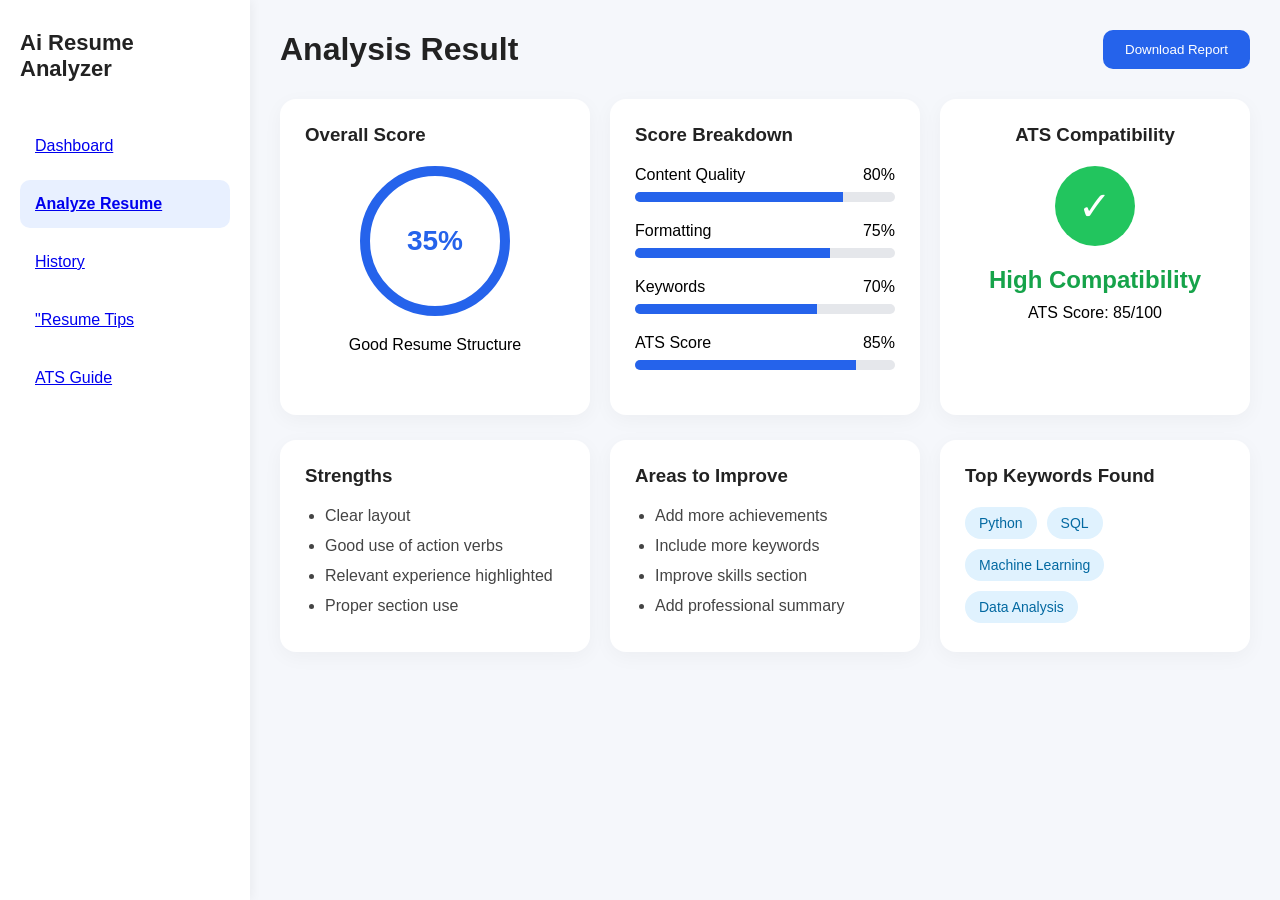
<file: Result_page/index.html>
<!DOCTYPE html>
<html lang="en">
<head>
<meta charset="UTF-8">
<meta name="viewport" content="width=device-width, initial-scale=1.0">
<title>AI Resume Analyzer Result </title>
<link rel="stylesheet" href="style.css">
</head>
<body>

<div class="container">

    <!-- Sidebar -->
    <div class="sidebar">
        <h2>Ai Resume Analyzer</h2>

        <ul>
            <li><a href="dashboard.html">Dashboard</a></li>
            <li class="active"><a href="analyseResume.html">Analyze Resume</a></li>
            <li><a href="history.html">History</a></li>
            <li><a href="resumetips.html">"Resume Tips</a></li>
            <li><a href="atsguide.html">ATS Guide</a></li>
            
        </ul>
    </div>

    <!-- Main Content -->
    <div class="main">

        <div class="top-bar">
            <h1>Analysis Result</h1>
            <button>Download Report</button>
        </div>

        <!-- Score Section -->
        <div class="cards">

            <div class="card score-card">
                <h3>Overall Score</h3>
                <div class="circle">
                    <span>78%</span>
                </div>
                <p>Good Resume Structure</p>
            </div>

            <div class="card breakdown">
                <h3>Score Breakdown</h3>

                <div class="progress-box">
                    <p>Content Quality <span>80%</span></p>
                    <div class="progress"><div class="fill w80"></div></div>
                </div>

                <div class="progress-box">
                    <p>Formatting <span>75%</span></p>
                    <div class="progress"><div class="fill w75"></div></div>
                </div>

                <div class="progress-box">
                    <p>Keywords <span>70%</span></p>
                    <div class="progress"><div class="fill w70"></div></div>
                </div>

                <div class="progress-box">
                    <p>ATS Score <span>85%</span></p>
                    <div class="progress"><div class="fill w85"></div></div>
                </div>
            </div>

            <div class="card ats-card">
                <h3>ATS Compatibility</h3>
                <div class="check">✓</div>
                <h2>High Compatibility</h2>
                <p>ATS Score: 85/100</p>
            </div>

        </div>

        <!-- Strength and Improve -->
        <div class="cards">

            <div class="card">
                <h3>Strengths</h3>
                <ul>
                    <li>Clear layout</li>
                    <li>Good use of action verbs</li>
                    <li>Relevant experience highlighted</li>
                    <li>Proper section use</li>
                </ul>
            </div>

            <div class="card">
                <h3>Areas to Improve</h3>
                <ul>
                    <li>Add more achievements</li>
                    <li>Include more keywords</li>
                    <li>Improve skills section</li>
                    <li>Add professional summary</li>
                </ul>
            </div>

            <div class="card">
                <h3>Top Keywords Found</h3>
                <div class="tags">
                    <span>Python</span>
                    <span>SQL</span>
                    <span>Machine Learning</span>
                    <span>Data Analysis</span>
                </div>
            </div>

        </div>

    </div>

</div>
<script src="script.js"></script>

</body>
</html>
</file>
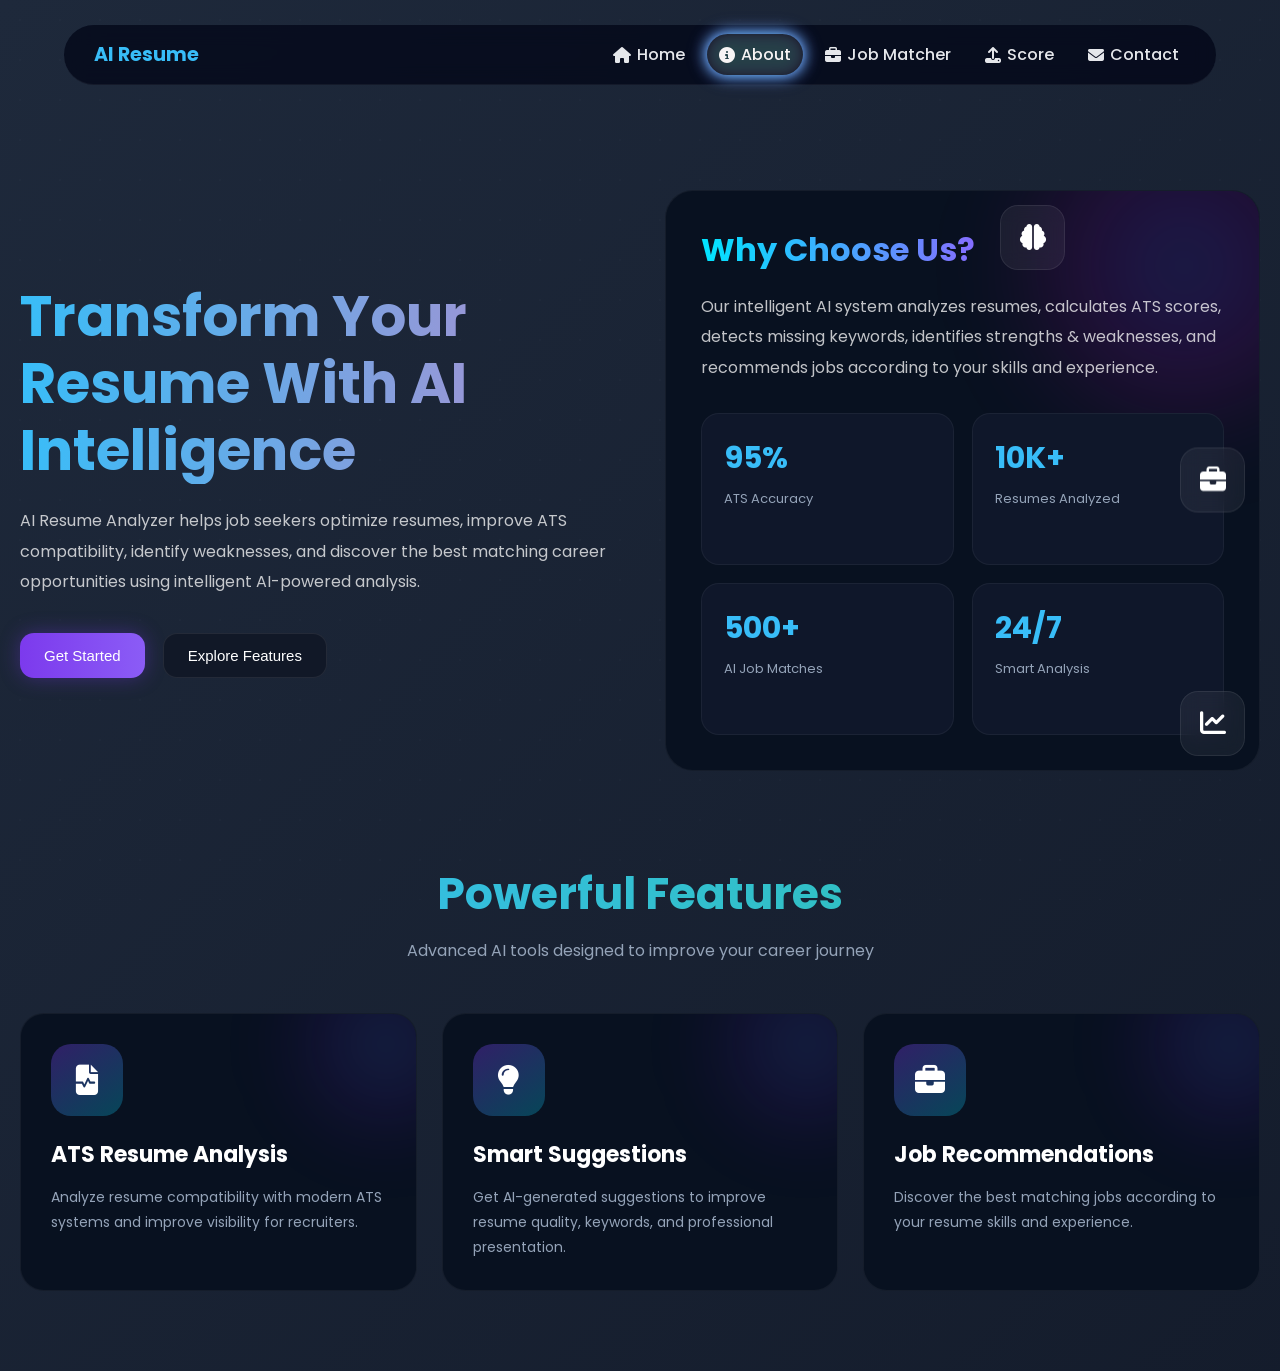
<file: about.html>
<!DOCTYPE html>
<html lang="en">
<head>
<meta charset="UTF-8">
<meta name="viewport" content="width=device-width, initial-scale=1.0">

<title>About | AI Resume Analyzer</title>

<link rel="stylesheet" href="style.css">

<link href="https://fonts.googleapis.com/css2?family=Poppins:wght@300;400;600;700&display=swap" rel="stylesheet">

<link rel="stylesheet" href="https://cdnjs.cloudflare.com/ajax/libs/font-awesome/6.5.0/css/all.min.css">

<style>

/* =========================
   RESET
========================= */

*{
  margin:0;
  padding:0;
  box-sizing:border-box;
}

/* =========================
   BODY EFFECT
========================= */

body::before{

  content:"";

  position:fixed;
  inset:0;

  background-image:
  radial-gradient(
    rgba(255,255,255,0.10) 1px,
    transparent 1px
  );

  background-size:40px 40px;

  opacity:0.14;

  z-index:-5;
}

/* =========================
   MENU
========================= */

.menu-toggle{

  display:none;

  font-size:26px;

  cursor:pointer;
}

/* =========================
   PAGE
========================= */

.about-page{

  width:100%;

  padding:130px 20px 80px;
}

/* =========================
   HERO
========================= */

.about-hero{

  max-width:1250px;

  margin:auto;

  display:grid;

  grid-template-columns:1fr 1fr;

  gap:50px;

  align-items:center;
}

/* =========================
   LEFT
========================= */

.about-left{

  animation:fadeUp 1s ease;
}

.about-left h1{

  font-size:56px;

  line-height:1.2;

  font-weight:700;

  background:
  linear-gradient(
    270deg,
    #38bdf8,
    #818cf8,
    #22c55e,
    #f472b6,
    #38bdf8
  );

  background-size:600% 600%;

  -webkit-background-clip:text;

  -webkit-text-fill-color:transparent;

  animation:movingGradient 6s ease infinite;
}

.about-left p{

  margin-top:22px;

  font-size:16px;

  line-height:1.9;

  color:rgba(255,255,255,0.75);
}

/* =========================
   BUTTONS
========================= */

.about-buttons{

  margin-top:35px;

  display:flex;

  gap:18px;

  flex-wrap:wrap;
}

.about-btn{

  padding:13px 24px;

  border-radius:14px;

  border:none;

  cursor:pointer;

  font-size:15px;

  font-weight:500;

  transition:0.3s;
}

.primary-btn{

  background:
  linear-gradient(
    90deg,
    #7c3aed,
    #8b5cf6
  );

  color:white;

  box-shadow:
  0 0 20px rgba(124,58,237,0.35);
}

.primary-btn:hover{

  transform:translateY(-3px);

  box-shadow:
  0 0 28px rgba(124,58,237,0.55);
}

.secondary-btn{

  background:#111827;

  color:white;

  border:1px solid rgba(255,255,255,0.08);
}

.secondary-btn:hover{

  background:#1f2937;
}

/* =========================
   RIGHT
========================= */

.about-right{

  position:relative;

  animation:fadeUp 1.3s ease;
}

/* FLOAT ICONS */

.floating-icon{

  position:absolute;

  width:65px;
  height:65px;

  border-radius:18px;

  background:rgba(255,255,255,0.06);

  backdrop-filter:blur(10px);

  border:1px solid rgba(255,255,255,0.08);

  display:flex;
  justify-content:center;
  align-items:center;

  font-size:26px;

  z-index:5;

  animation:float 4s ease infinite;
}

.icon1{

  top:15px;
  left:335px;
}

.icon2{

  bottom:15px;
  right:15px;

  animation-delay:1s;
}

.icon3{

  top:50%;
  right:15px;

  transform:translateY(-50%);

  animation-delay:2s;
}

/* =========================
   MAIN CARD
========================= */

.ai-card{

  position:relative;

  background:#081120;

  border-radius:28px;

  padding:35px;

  overflow:hidden;

  border:1px solid rgba(255,255,255,0.05);

  min-height:500px;
}

/* RGB GLOW */

.ai-card::before{

  content:"";

  position:absolute;

  width:350px;
  height:350px;

  border-radius:50%;

  background:
  radial-gradient(
    circle,
    rgba(0,255,255,0.20),
    rgba(140,0,255,0.16),
    rgba(255,0,200,0.14),
    transparent 70%
  );

  top:-100px;
  right:-100px;

  filter:blur(50px);

  animation:rgbMove 6s ease infinite alternate;
}

/* CONTENT */

.ai-card-content{

  position:relative;

  z-index:2;
}

.ai-card-content h2{

  font-size:32px;

  margin-bottom:18px;

  background:
  linear-gradient(
    90deg,
    #00e5ff,
    #ff00ff
  );

  -webkit-background-clip:text;

  -webkit-text-fill-color:transparent;
}

.ai-card-content p{

  color:rgba(255,255,255,0.75);

  line-height:1.9;

  margin-bottom:30px;
}

/* =========================
   STATS
========================= */

.stats-grid{

  display:grid;

  grid-template-columns:repeat(2,1fr);

  gap:18px;
}

.stat-box{

  background:#0f172a;

  border-radius:18px;

  padding:22px;

  border:1px solid rgba(255,255,255,0.05);

  transition:0.3s;
}

.stat-box:hover{

  transform:translateY(-6px);

  box-shadow:
  0 0 20px rgba(0,229,255,0.12);
}

.stat-box h3{

  font-size:30px;

  color:#38bdf8;
}

.stat-box p{

  margin-top:6px;

  font-size:13px;

  color:#94a3b8;
}

/* =========================
   FEATURES
========================= */

.features-section{

  max-width:1250px;

  margin:90px auto 0;
}

.section-title{

  text-align:center;

  margin-bottom:50px;

  animation:fadeUp 1s ease;
}

.section-title h2{

  font-size:44px;

  background:
  linear-gradient(
    270deg,
    #38bdf8,
    #f472b6,
    #22c55e,
    #38bdf8
  );

  background-size:600% 600%;

  -webkit-background-clip:text;

  -webkit-text-fill-color:transparent;

  animation:movingGradient 6s ease infinite;
}

.section-title p{

  margin-top:12px;

  color:#94a3b8;
}

/* GRID */

.feature-grid{

  display:grid;

  grid-template-columns:repeat(3,1fr);

  gap:25px;
}

/* CARD */

.feature-card{

  background:#081120;

  border-radius:24px;

  padding:30px;

  position:relative;

  overflow:hidden;

  border:1px solid rgba(255,255,255,0.05);

  transition:0.3s;

  animation:fadeUp 1s ease;
}

.feature-card:hover{

  transform:translateY(-8px);

  box-shadow:
  0 0 25px rgba(0,229,255,0.12);
}

/* GLOW */

.feature-card::before{

  content:"";

  position:absolute;

  width:220px;
  height:220px;

  border-radius:50%;

  background:
  radial-gradient(
    circle,
    rgba(0,255,255,0.14),
    rgba(140,0,255,0.12),
    transparent 70%
  );

  top:-80px;
  right:-80px;

  filter:blur(35px);
}

/* ICON */

.feature-icon{

  width:72px;
  height:72px;

  border-radius:20px;

  background:
  linear-gradient(
    145deg,
    rgba(124,58,237,0.35),
    rgba(0,229,255,0.25)
  );

  display:flex;
  justify-content:center;
  align-items:center;

  font-size:30px;

  margin-bottom:22px;

  position:relative;
  z-index:2;
}

.feature-card h3{

  font-size:22px;

  margin-bottom:14px;

  position:relative;
  z-index:2;
}

.feature-card p{

  color:#94a3b8;

  line-height:1.8;

  font-size:14px;

  position:relative;
  z-index:2;
}

/* =========================
   ANIMATIONS
========================= */

@keyframes movingGradient{

  0%{
    background-position:0% 50%;
  }

  50%{
    background-position:100% 50%;
  }

  100%{
    background-position:0% 50%;
  }
}

@keyframes fadeUp{

  from{
    opacity:0;
    transform:translateY(35px);
  }

  to{
    opacity:1;
    transform:translateY(0);
  }
}

@keyframes rgbMove{

  from{
    transform:
    translate(0px,0px)
    scale(1);
  }

  to{
    transform:
    translate(25px,-15px)
    scale(1.12);
  }
}

@keyframes float{

  0%{
    transform:translateY(0px);
  }

  50%{
    transform:translateY(-12px);
  }

  100%{
    transform:translateY(0px);
  }
}

/* =========================
   RESPONSIVE
========================= */

@media(max-width:1100px){

  .about-hero{

    grid-template-columns:1fr;
  }

  .feature-grid{

    grid-template-columns:repeat(2,1fr);
  }

  .about-right{

    margin-top:20px;
  }

  .icon1{

    left:20px;
  }
}

/* MOBILE MENU */

@media(max-width:900px){

  .menu-toggle{

    display:block;
  }

  .nav-links{

    position:absolute;

    top:80px;
    right:5%;

    width:230px;

    flex-direction:column;

    gap:20px;

    padding:25px;

    border-radius:18px;

    background:
    rgba(15,23,42,0.95);

    backdrop-filter:blur(12px);

    border:
    1px solid rgba(255,255,255,0.06);

    display:none;

    z-index:999;
  }

  .nav-links.show{

    display:flex;
  }

  /* ONLY SLIDING EFFECT ADDED */

  .nav-links.show li{

    opacity:0;

    transform:translateX(40px);

    animation:slideText 0.5s ease forwards;
  }

  .nav-links.show li:nth-child(1){
    animation-delay:0.1s;
  }

  .nav-links.show li:nth-child(2){
    animation-delay:0.2s;
  }

  .nav-links.show li:nth-child(3){
    animation-delay:0.3s;
  }

  .nav-links.show li:nth-child(4){
    animation-delay:0.4s;
  }

  .nav-links.show li:nth-child(5){
    animation-delay:0.5s;
  }
}

/* TABLET */

@media(max-width:768px){

  .about-page{

    padding:100px 18px 70px;
  }

  .about-left h1{

    font-size:40px;
  }

  .section-title h2{

    font-size:34px;
  }

  .feature-grid{

    grid-template-columns:1fr;
  }

  .stats-grid{

    grid-template-columns:1fr;
  }

  .about-buttons{

    flex-direction:column;
  }

  .about-btn{

    width:100%;
  }

  .floating-icon{

    width:55px;
    height:55px;

    font-size:22px;
  }

  .icon1{

    top:58px;
    left:256px;
  }

  .icon2{

    bottom:10px;
    right:10px;
  }

  .icon3{

    right:10px;
  }

  .ai-card{

    padding:28px;

    min-height:auto;
  }
}

/* SMALL MOBILE */

@media(max-width:480px){

  .about-left h1{

    font-size:32px;
  }

  .about-left p{

    font-size:14px;
  }

  .section-title h2{

    font-size:28px;
  }

  .ai-card-content h2{

    font-size:26px;
  }

  .feature-card{

    padding:24px;
  }

  .feature-icon{

    width:62px;
    height:62px;

    font-size:26px;
  }
}

/* =========================
   SLIDE ANIMATION
========================= */

@keyframes slideText{

  from{

    opacity:0;

    transform:translateX(40px);
  }

  to{

    opacity:1;

    transform:translateX(0);
  }
}

</style>
</head>

<body>

<!-- NAVBAR -->

<nav class="navbar"> 

  <div class="logo">
    AI Resume
  </div>

  <ul class="nav-links" id="navLinks">

    <li>
      <a href="home.html">
        <i class="fa-solid fa-house"></i> Home
      </a>
    </li>

    <li>
      <a href="about.html" class="active">
        <i class="fa-solid fa-circle-info"></i> About
      </a>
    </li>

    <li>
      <a href="jobmatcher.html">
        <i class="fa-solid fa-briefcase"></i> Job Matcher
      </a>
    </li>

    <li>
      <a href="upload.html">
        <i class="fa-solid fa-upload"></i> Score
      </a>
    </li>

    <li>
      <a href="contact.html">
        <i class="fa-solid fa-envelope"></i> Contact
      </a>
    </li>

  </ul>

  <!-- MENU -->

  <div class="menu-toggle" onclick="toggleMenu()">
    ☰
  </div>

</nav>

<!-- ABOUT PAGE -->

<div class="about-page">

  <div class="about-hero">

    <!-- LEFT -->

    <div class="about-left">

      <h1>
        Transform Your Resume
        With AI Intelligence
      </h1>

      <p>
        AI Resume Analyzer helps job seekers optimize resumes,
        improve ATS compatibility, identify weaknesses, and
        discover the best matching career opportunities using
        intelligent AI-powered analysis.
      </p>

      <div class="about-buttons">

        <button class="about-btn primary-btn">
          Get Started
        </button>

        <button class="about-btn secondary-btn">
          Explore Features
        </button>

      </div>

    </div>

    <!-- RIGHT -->

    <div class="about-right">

      <div class="floating-icon icon1">
        <i class="fa-solid fa-brain"></i>
      </div>

      <div class="floating-icon icon2">
        <i class="fa-solid fa-chart-line"></i>
      </div>

      <div class="floating-icon icon3">
        <i class="fa-solid fa-briefcase"></i>
      </div>

      <div class="ai-card">

        <div class="ai-card-content">

          <h2>Why Choose Us?</h2>

          <p>
            Our intelligent AI system analyzes resumes,
            calculates ATS scores, detects missing keywords,
            identifies strengths & weaknesses, and recommends
            jobs according to your skills and experience.
          </p>

          <div class="stats-grid">

            <div class="stat-box">

              <h3>95%</h3>

              <p>ATS Accuracy</p>

            </div>

            <div class="stat-box">

              <h3>10K+</h3>

              <p>Resumes Analyzed</p>

            </div>

            <div class="stat-box">

              <h3>500+</h3>

              <p>AI Job Matches</p>

            </div>

            <div class="stat-box">

              <h3>24/7</h3>

              <p>Smart Analysis</p>

            </div>

          </div>

        </div>

      </div>

    </div>

  </div>

  <!-- FEATURES -->

  <div class="features-section">

    <div class="section-title">

      <h2>Powerful Features</h2>

      <p>
        Advanced AI tools designed to improve your career journey
      </p>

    </div>

    <div class="feature-grid">

      <div class="feature-card">

        <div class="feature-icon">
          <i class="fa-solid fa-file-waveform"></i>
        </div>

        <h3>ATS Resume Analysis</h3>

        <p>
          Analyze resume compatibility with modern ATS systems
          and improve visibility for recruiters.
        </p>

      </div>

      <div class="feature-card">

        <div class="feature-icon">
          <i class="fa-solid fa-lightbulb"></i>
        </div>

        <h3>Smart Suggestions</h3>

        <p>
          Get AI-generated suggestions to improve resume quality,
          keywords, and professional presentation.
        </p>

      </div>

      <div class="feature-card">

        <div class="feature-icon">
          <i class="fa-solid fa-briefcase"></i>
        </div>

        <h3>Job Recommendations</h3>

        <p>
          Discover the best matching jobs according to your
          resume skills and experience.
        </p>

      </div>

    </div>

  </div>

</div>

<!-- MENU JS -->

<script>

function toggleMenu(){

  document
  .getElementById("navLinks")
  .classList
  .toggle("show");
}

</script>

</body>
</html>
</file>
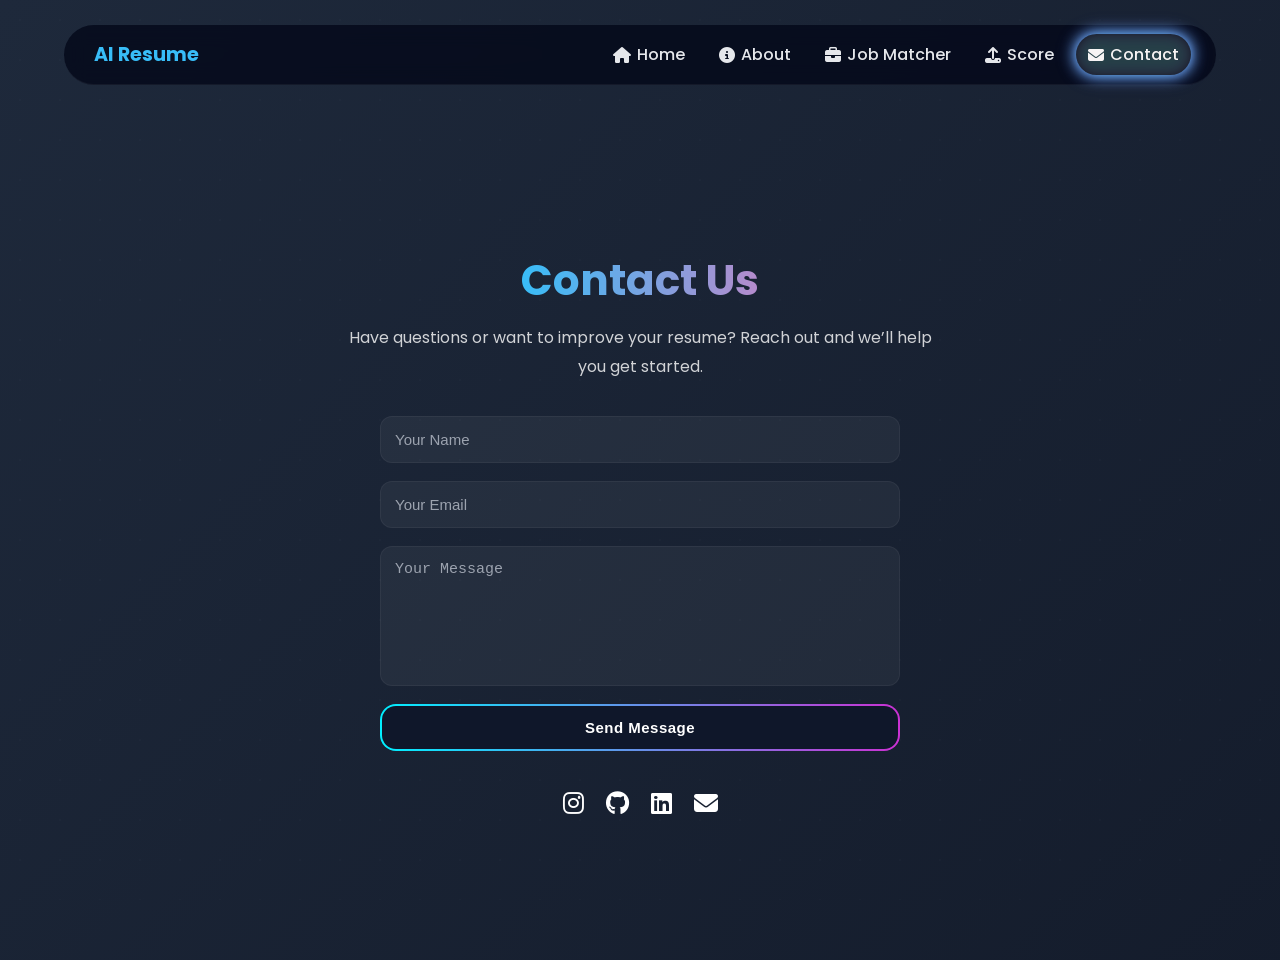
<file: contact.html>
<!DOCTYPE html>
<html lang="en">
<head>

<meta charset="UTF-8">

<meta name="viewport" content="width=device-width, initial-scale=1.0">

<title>Contact - AI Resume Analyzer</title>

<link rel="stylesheet" href="style.css">

<!-- FONT -->

<link href="https://fonts.googleapis.com/css2?family=Poppins:wght@300;400;600&display=swap" rel="stylesheet">

<!-- ICONS -->

<link rel="stylesheet" href="https://cdnjs.cloudflare.com/ajax/libs/font-awesome/6.5.0/css/all.min.css">

<style>

/* =========================
   RESET
========================= */

*{
  margin:0;
  padding:0;
  box-sizing:border-box;
}

/* =========================
   BODY
========================= */

body{

  font-family:'Poppins',sans-serif;

  color:#fff;

  overflow-x:hidden;

  background:
  linear-gradient(
    -45deg,
    #020617,
    #0f172a,
    #111827,
    #1e293b
  );

  background-size:400% 400%;

  animation:bgMove 12s ease infinite;
}

@keyframes bgMove{

  0%{
    background-position:0% 50%;
  }

  50%{
    background-position:100% 50%;
  }

  100%{
    background-position:0% 50%;
  }
}

/* =========================
   DOTS
========================= */

body::before{

  content:"";

  position:fixed;
  inset:0;

  background-image:
  radial-gradient(
    rgba(255,255,255,0.10) 1px,
    transparent 1px
  );

  background-size:40px 40px;

  opacity:0.16;

  z-index:-5;
}

/* =========================
   MOBILE MENU
========================= */

.menu-toggle{

  display:none;

  font-size:28px;

  cursor:pointer;
}

/* =========================
   CONTACT SECTION
========================= */

.contact{

  min-height:100vh;

  display:flex;

  flex-direction:column;

  justify-content:center;

  align-items:center;

  padding:120px 20px 70px;

  text-align:center;
}

/* =========================
   HEADING
========================= */

.contact h1{

  font-size:42px;

  margin-bottom:12px;

  background:
  linear-gradient(
    270deg,
    #38bdf8,
    #818cf8,
    #22c55e,
    #f472b6,
    #38bdf8
  );

  background-size:600% 600%;

  -webkit-background-clip:text;

  -webkit-text-fill-color:transparent;

  animation:movingGradient 6s ease infinite;
}

@keyframes movingGradient{

  0%{
    background-position:0% 50%;
  }

  50%{
    background-position:100% 50%;
  }

  100%{
    background-position:0% 50%;
  }
}

.contact p{

  max-width:600px;

  margin-bottom:35px;

  opacity:0.8;

  line-height:1.8;

  animation:fadeUp 1.3s ease;
}

/* =========================
   FORM
========================= */

.contact-form{

  width:100%;

  max-width:520px;

  display:flex;

  flex-direction:column;

  gap:18px;

  animation:fadeUp 1.6s ease;
}

/* INPUTS */

.contact-form input,
.contact-form textarea{

  padding:14px;

  border-radius:12px;

  border:none;

  outline:none;

  background:
  rgba(255,255,255,0.05);

  color:#fff;

  font-size:15px;

  transition:0.3s;

  border:
  1px solid rgba(255,255,255,0.05);
}

.contact-form input:focus,
.contact-form textarea:focus{

  border:
  1px solid rgba(56,189,248,0.4);

  box-shadow:
  0 0 15px rgba(56,189,248,0.18);
}

/* PLACEHOLDER */

.contact-form input::placeholder,
.contact-form textarea::placeholder{

  color:#9ca3af;
}

/* TEXTAREA */

.contact-form textarea{

  resize:none;

  min-height:140px;
}

/* =========================
   BUTTON
========================= */

.contact-form button{

  position:relative;

  width:100%;

  padding:15px 22px;

  border:none;

  cursor:pointer;

  overflow:hidden;

  font-size:15px;
  font-weight:600;

  letter-spacing:0.5px;

  color:white;

  border-radius:16px;

  background:#0f172a;

  transition:0.35s ease;

  z-index:1;
}

/* RGB BORDER */

.contact-form button::before{

  content:"";

  position:absolute;

  inset:-3px;

  border-radius:18px;

  background:
  linear-gradient(
    270deg,
    #00f0ff,
    #3b82f6,
    #8b5cf6,
    #ff00c8,
    #00f0ff
  );

  background-size:500% 500%;

  animation:borderMove 5s linear infinite;

  z-index:-3;

  box-shadow:
  0 0 12px #00f0ff,
  0 0 22px #3b82f6,
  0 0 32px #8b5cf6,
  0 0 42px #ff00c8;
}

/* INNER */

.contact-form button::after{

  content:"";

  position:absolute;

  inset:2px;

  border-radius:14px;

  background:#0f172a;

  z-index:-1;
}

/* HOVER */

.contact-form button:hover{

  transform:
  translateY(-4px)
  scale(1.02);

  box-shadow:
  0 0 18px rgba(0,240,255,0.45),
  0 0 32px rgba(59,130,246,0.35),
  0 0 48px rgba(139,92,246,0.28),
  0 0 65px rgba(255,0,200,0.20);
}

/* CLICK */

.contact-form button:active{

  transform:scale(0.98);
}

/* RGB ANIMATION */

@keyframes borderMove{

  0%{
    background-position:0% 50%;
  }

  50%{
    background-position:100% 50%;
  }

  100%{
    background-position:0% 50%;
  }
}

/* =========================
   SOCIALS
========================= */

.socials{

  margin-top:35px;

  display:flex;

  gap:22px;

  flex-wrap:wrap;

  justify-content:center;
}

.socials a{

  font-size:24px;

  color:#fff;

  transition:0.3s;
}

/* INSTAGRAM */

.socials a:nth-child(1):hover i{

  transform:scale(1.2);

  background:
  linear-gradient(
    270deg,
    #f9ce34,
    #ee2a7b,
    #6228d7,
    #f9ce34
  );

  background-size:600% 600%;

  -webkit-background-clip:text;

  -webkit-text-fill-color:transparent;

  animation:instaMove 3s ease infinite;

  filter:
  drop-shadow(0 0 10px rgba(238,42,123,0.6));
}

@keyframes instaMove{

  0%{
    background-position:0% 50%;
  }

  50%{
    background-position:100% 50%;
  }

  100%{
    background-position:0% 50%;
  }
}

/* GITHUB */

.socials a:nth-child(2):hover i{

  transform:scale(1.2);

  background:
  linear-gradient(
    270deg,
    #06b6d4,
    #3b82f6,
    #8b5cf6,
    #06b6d4
  );

  background-size:600% 600%;

  -webkit-background-clip:text;

  -webkit-text-fill-color:transparent;

  animation:githubFlow 3s ease infinite;

  filter:
  drop-shadow(0 0 12px rgba(59,130,246,0.7));
}

@keyframes githubFlow{

  0%{
    background-position:0% 50%;
  }

  50%{
    background-position:100% 50%;
  }

  100%{
    background-position:0% 50%;
  }
}

/* LINKEDIN */

.socials a:nth-child(3):hover i{

  transform:scale(1.2);

  background:
  linear-gradient(
    270deg,
    #0ea5e9,
    #2563eb,
    #38bdf8,
    #0ea5e9
  );

  background-size:600% 600%;

  -webkit-background-clip:text;

  -webkit-text-fill-color:transparent;

  animation:linkedinFlow 3s ease infinite;

  filter:
  drop-shadow(0 0 12px rgba(37,99,235,0.7));
}

@keyframes linkedinFlow{

  0%{
    background-position:0% 50%;
  }

  50%{
    background-position:100% 50%;
  }

  100%{
    background-position:0% 50%;
  }
}

/* GMAIL */

.socials a:nth-child(4):hover i{

  transform:scale(1.2);

  background:
  linear-gradient(
    270deg,
    #ea4335,
    #fbbc05,
    #34a853,
    #4285f4,
    #ea4335
  );

  background-size:700% 700%;

  -webkit-background-clip:text;

  -webkit-text-fill-color:transparent;

  animation:gmailFlow 3s ease infinite;

  filter:
  drop-shadow(0 0 12px rgba(234,67,53,0.7));
}

@keyframes gmailFlow{

  0%{
    background-position:0% 50%;
  }

  50%{
    background-position:100% 50%;
  }

  100%{
    background-position:0% 50%;
  }
}

/* =========================
   FADE UP
========================= */

@keyframes fadeUp{

  from{

    opacity:0;

    transform:translateY(30px);
  }

  to{

    opacity:1;

    transform:translateY(0);
  }
}

/* =========================
   RESPONSIVE
========================= */

/* MOBILE MENU */

@media(max-width:900px){

  .menu-toggle{

    display:block;
  }

  .nav-links{

    position:absolute;

    top:80px;
    right:5%;

    width:230px;

    flex-direction:column;

    gap:20px;

    padding:25px;

    border-radius:18px;

    background:
    rgba(15,23,42,0.95);

    backdrop-filter:blur(12px);

    border:
    1px solid rgba(255,255,255,0.06);
    display: none;

    z-index:999;
    
    }

  

    .nav-links.show{

  display:flex;
}


/* ONLY SLIDING EFFECT ADDED */
 .nav-links.show li{

    opacity:0;

    transform:translateX(40px);

    animation:slideText 0.5s ease forwards;
  }

  .nav-links.show li:nth-child(1){
    animation-delay:0.1s;
  }

  .nav-links.show li:nth-child(2){
    animation-delay:0.2s;
  }

  .nav-links.show li:nth-child(3){
    animation-delay:0.3s;
  }

  .nav-links.show li:nth-child(4){
    animation-delay:0.4s;
  }

  .nav-links.show li:nth-child(5){
    animation-delay:0.5s;
  }

  
}

/* TABLET */

@media(max-width:768px){

  .contact{

    padding:110px 18px 60px;
  }

  .contact h1{

    font-size:32px;
  }

  .contact p{

    font-size:14px;
  }

  .contact-form{

    max-width:100%;
  }

  .socials{

    gap:18px;
  }

  .socials a{

    font-size:22px;
  }
}

/* SMALL MOBILE */

@media(max-width:480px){

  .contact h1{

    font-size:28px;
  }

  .contact p{

    font-size:13px;
  }

  .contact-form input,
  .contact-form textarea{

    font-size:14px;
  }

  .contact-form button{

    font-size:14px;
  }

  .socials a{

    font-size:20px;
  }
  
/* =========================
   SLIDE ANIMATION
========================= */

@keyframes slideText{

  from{

    opacity:0;

    transform:translateX(40px);
  }

  to{

    opacity:1;

    transform:translateX(0);
  }

}
}

</style>
</head>

<body>

<!-- NAVBAR -->

<nav class="navbar"> 

  <div class="logo">
    AI Resume 
  </div>

  <ul class="nav-links" id="navLinks">

    <li>
      <a href="home.html">
        <i class="fa-solid fa-house"></i> Home
      </a>
    </li>

    <li>
      <a href="about.html">
        <i class="fa-solid fa-circle-info"></i> About
      </a>
    </li>

    <li>
      <a href="jobmatcher.html">
        <i class="fa-solid fa-briefcase"></i> Job Matcher
      </a>
    </li>

    <li>
      <a href="upload.html">
        <i class="fa-solid fa-upload"></i> Score
      </a>
    </li>

    <li>
      <a href="contact.html" class="active">
        <i class="fa-solid fa-envelope"></i> Contact
      </a>
    </li>

  </ul>

  <!-- MENU -->

  <div class="menu-toggle" onclick="toggleMenu()">
    ☰
  </div>

</nav>

<!-- CONTACT -->

<section class="contact">

  <h1>
    Contact Us
  </h1>

  <p>
    Have questions or want to improve your resume?
    Reach out and we’ll help you get started.
  </p>

  <!-- FORM -->

  <form class="contact-form">

    <input
      type="text"
      placeholder="Your Name"
      required
    >

    <input
      type="email"
      placeholder="Your Email"
      required
    >

    <textarea
      placeholder="Your Message"
    ></textarea>

    <button type="submit">
      Send Message
    </button>

  </form>

  <!-- SOCIALS -->

  <div class="socials">

    <a href="#">
      <i class="fa-brands fa-instagram"></i>
    </a>

    <a href="#">
      <i class="fa-brands fa-github"></i>
    </a>

    <a href="#">
      <i class="fa-brands fa-linkedin"></i>
    </a>

    <a href="#">
      <i class="fa-solid fa-envelope"></i>
    </a>

  </div>

</section>

<!-- MOBILE MENU JS -->

<script>

function toggleMenu(){

  document
  .getElementById("navLinks")
  .classList
  .toggle("show");
}

</script>

</body>
</html>
</file>
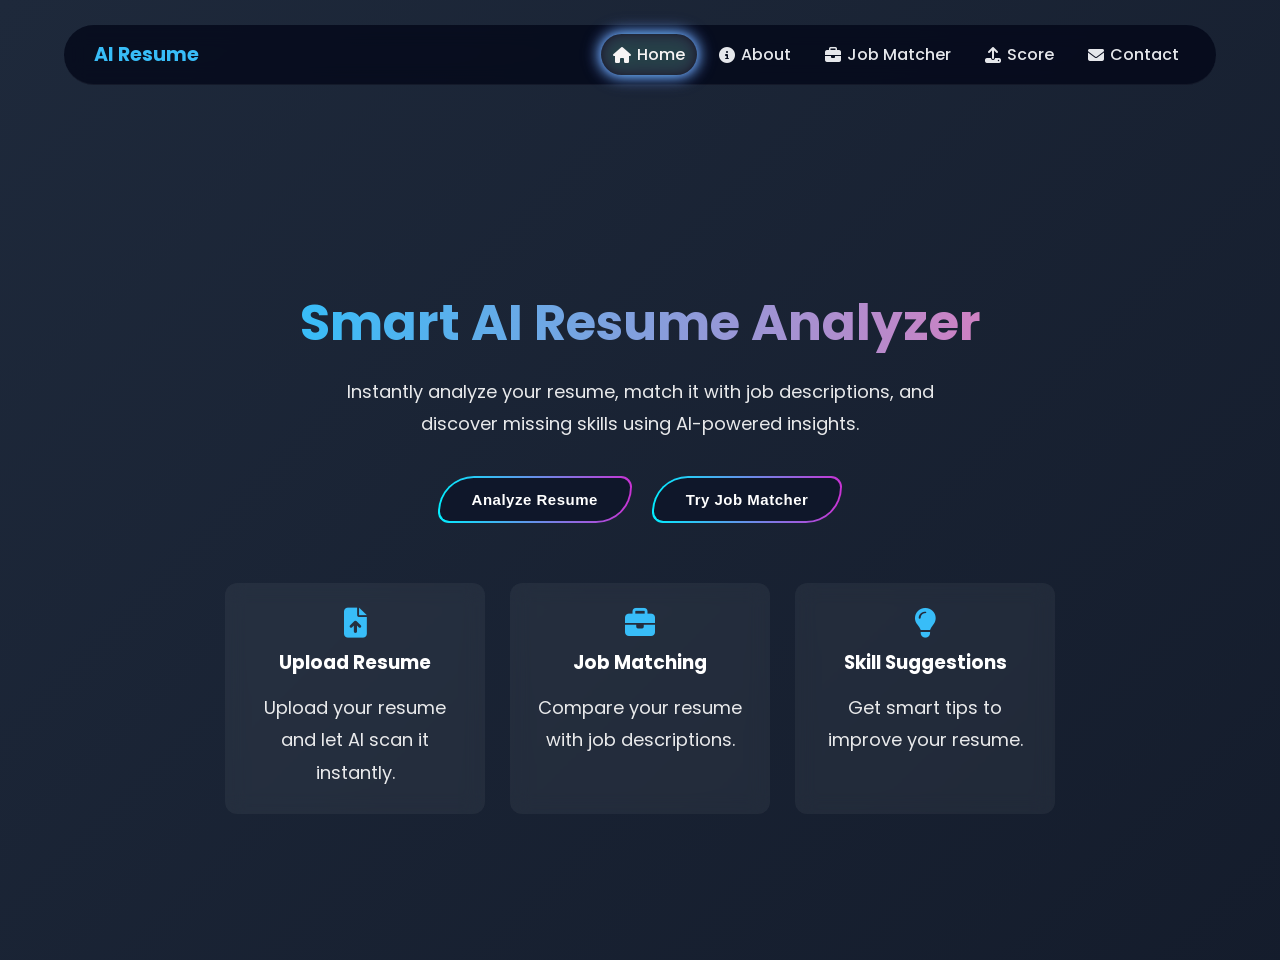
<file: home.html>
<!DOCTYPE html>
<html lang="en">
<head>
<meta charset="UTF-8">
<meta name="viewport" content="width=device-width, initial-scale=1.0">

<title>AI Resume Analyzer</title>

<link rel="stylesheet" href="style.css">

<!-- Poppins -->
<link href="https://fonts.googleapis.com/css2?family=Poppins:wght@300;400;600;700&display=swap" rel="stylesheet">

<!-- Icons -->
<link rel="stylesheet" href="https://cdnjs.cloudflare.com/ajax/libs/font-awesome/6.5.0/css/all.min.css">

<style>

*{
  margin:0;
  padding:0;
  box-sizing:border-box;
}

/* =========================
   HERO
========================= */

.hero{

  min-height:100vh;

  display:flex;
  flex-direction:column;
  justify-content:center;
  align-items:center;

  text-align:center;

  padding:
  120px 20px 40px;
}

/* TITLE */

.hero h1{

  font-size:50px;
  font-weight:700;

  background:
  linear-gradient(
    270deg,
    #38bdf8,
    #818cf8,
    #22c55e,
    #f472b6,
    #38bdf8
  );

  background-size:500% 500%;

  -webkit-background-clip:text;
  -webkit-text-fill-color:transparent;

  animation:moveGradient 6s ease infinite;
}

@keyframes moveGradient{

  0%{
    background-position:0% 50%;
  }

  50%{
    background-position:100% 50%;
  }

  100%{
    background-position:0% 50%;
  }
}

/* HERO TEXT */

.hero p{

  margin-top:15px;

  font-size:18px;

  max-width:650px;

  opacity:0.9;

  line-height:1.8;

  animation:fadeUp 1.4s ease;
}

/* =========================
   HERO BUTTONS
========================= */

.hero-buttons{

  margin-top:35px;

  display:flex;
  gap:20px;
  flex-wrap:wrap;

  justify-content:center;

  animation:fadeUp 1.8s ease;
}

/* BUTTON BASE */

.btn{

  position:relative;

  padding:15px 34px;

  border:none;

  cursor:pointer;

  font-size:15px;
  font-weight:600;

  letter-spacing:0.5px;

  overflow:hidden;

  transition:0.4s ease;

  z-index:1;

  color:white;

  background:#0f172a;

  border-radius:
  60px 18px 60px 18px;
}

/* RGB BORDER */

.btn::before{

  content:"";

  position:absolute;

  inset:-3px;

  border-radius:
  62px 20px 62px 20px;

  background:
  linear-gradient(
    270deg,
    #00f0ff,
    #3b82f6,
    #8b5cf6,
    #ff00c8,
    #00f0ff
  );

  background-size:500% 500%;

  animation:borderMove 5s linear infinite;

  z-index:-3;

  box-shadow:
  0 0 12px #00f0ff,
  0 0 22px #3b82f6,
  0 0 32px #8b5cf6,
  0 0 42px #ff00c8;
}

/* INNER LAYER */

.btn::after{

  content:"";

  position:absolute;

  inset:2px;

  border-radius:
  58px 16px 58px 16px;

  background:#0f172a;

  z-index:-1;
}

/* HOVER */

.btn:hover{

  transform:
  translateY(-5px)
  scale(1.05);

  box-shadow:
  0 0 18px rgba(0,240,255,0.45),
  0 0 32px rgba(59,130,246,0.35),
  0 0 48px rgba(139,92,246,0.28),
  0 0 65px rgba(255,0,200,0.20);
}

/* CLICK */

.btn:active{

  transform:scale(0.97);
}

/* RGB ANIMATION */

@keyframes borderMove{

  0%{
    background-position:0% 50%;
  }

  50%{
    background-position:100% 50%;
  }

  100%{
    background-position:0% 50%;
  }
}

/* =========================
   FEATURES
========================= */

.features{

  display:flex;

  gap:25px;

  margin-top:60px;

  flex-wrap:wrap;

  justify-content:center;
}

/* CARD */

.feature{

  background:
  rgba(255,255,255,0.05);

  backdrop-filter:blur(10px);

  padding:25px;

  border-radius:12px;

  width:260px;

  text-align:center;

  animation:float 4s ease-in-out infinite;

  transition:0.3s;
}

.feature:hover{

  transform:
  translateY(-10px)
  scale(1.05);
}

/* ICON */

.feature i{

  font-size:30px;

  margin-bottom:10px;

  color:#38bdf8;
}

/* CARD DELAY */

.feature:nth-child(2){

  animation-delay:1s;
}

.feature:nth-child(3){

  animation-delay:2s;
}

/* =========================
   ANIMATION
========================= */

@keyframes fadeUp{

  from{

    opacity:0;

    transform:
    translateY(30px);
  }

  to{

    opacity:1;

    transform:
    translateY(0);
  }
}

@keyframes float{

  0%,100%{
    transform:translateY(0);
  }

  50%{
    transform:translateY(-12px);
  }
}

/* =========================
   RESPONSIVE
========================= */

/* TABLET */

@media(max-width:992px){

  .hero h1{
    font-size:42px;
  }

  .hero p{
    font-size:16px;
  }
  
}

/* MOBILE */

@media(max-width:768px){

  /* HERO */

  .hero{

    padding:
    130px 18px 40px;
  }

  .hero h1{

    font-size:34px;

    line-height:1.3;
  }

  .hero p{

    font-size:15px;

    max-width:95%;
  }

  /* BUTTONS */

  .hero-buttons{

    flex-direction:column;

    align-items:center;

    width:100%;
  }

  .btn{

    width:90%;

    text-align:center;
  }

  /* FEATURES */

  .features{

    flex-direction:column;

    align-items:center;

    width:100%;
  }

  .feature{

    width:90%;
  }

  /* MENU */

  .menu-toggle{

    display:block;
  }

  .nav-links{

    position:absolute;

    top:80px;
    right:5%;

    width:230px;

    flex-direction:column;

    gap:20px;

    padding:25px;

    border-radius:18px;

    background:
    rgba(15,23,42,0.95);

    backdrop-filter:blur(12px);

    border:
    1px solid rgba(255,255,255,0.06);

    display:none;

    z-index:999;
  }

  .nav-links.active{

    display:flex;
  }

  /* MOBILE MENU TEXT EFFECT */

  .nav-links.active li{

    opacity:0;

    transform:translateX(40px);

    animation:slideMenuText 0.5s ease forwards;
  }

  .nav-links.active li:nth-child(1){

    animation-delay:0.1s;
  }

  .nav-links.active li:nth-child(2){

    animation-delay:0.2s;
  }

  .nav-links.active li:nth-child(3){

    animation-delay:0.3s;
  }

  .nav-links.active li:nth-child(4){

    animation-delay:0.4s;
  }

  .nav-links.active li:nth-child(5){

    animation-delay:0.5s;
  }
}

/* SMALL MOBILE */

@media(max-width:480px){

  .hero h1{

    font-size:28px;
  }

  .hero p{

    font-size:14px;
  }

  .btn{

    font-size:14px;

    padding:14px 20px;
  }

  .feature{

    padding:22px;
  }
}

/* =========================
   SLIDE TEXT ANIMATION
========================= */

@keyframes slideMenuText{

  from{

    opacity:0;

    transform:translateX(40px);
  }

  to{

    opacity:1;

    transform:translateX(0);
  }
}

</style>
</head>

<body>

<!-- NAVBAR -->

<nav class="navbar"> 

  <div class="logo">
    AI Resume 
  </div>

  <ul class="nav-links" id="navLinks">

    <li>
      <a href="home.html" class="active">
        <i class="fa-solid fa-house"></i> Home
      </a>
    </li>

    <li>
      <a href="about.html">
        <i class="fa-solid fa-circle-info"></i> About
      </a>
    </li>

    <li>
      <a href="jobmatcher.html">
        <i class="fa-solid fa-briefcase"></i> Job Matcher
      </a>
    </li>

    <li>
      <a href="upload.html">
        <i class="fa-solid fa-upload"></i> Score
      </a>
    </li>

    <li>
      <a href="contact.html">
        <i class="fa-solid fa-envelope"></i> Contact
      </a>
    </li>

  </ul>

  <!-- MENU -->

  <div class="menu-toggle" onclick="toggleMenu()">
    ☰
  </div>

</nav>

<!-- HERO -->

<section class="hero">

  <h1>
    Smart AI Resume Analyzer
  </h1>

  <p>
    Instantly analyze your resume,
    match it with job descriptions,
    and discover missing skills
    using AI-powered insights.
  </p>

  <!-- BUTTONS -->

  <div class="hero-buttons">

    <button class="btn btn-primary">
      Analyze Resume
    </button>

    <button class="btn btn-outline">
      Try Job Matcher
    </button>

  </div>

  <!-- FEATURES -->

  <div class="features">

    <div class="feature">

      <i class="fa-solid fa-file-arrow-up"></i>

      <h3>Upload Resume</h3>

      <p>
        Upload your resume and let AI scan it instantly.
      </p>

    </div>

    <div class="feature">

      <i class="fa-solid fa-briefcase"></i>

      <h3>Job Matching</h3>

      <p>
        Compare your resume with job descriptions.
      </p>

    </div>

    <div class="feature">

      <i class="fa-solid fa-lightbulb"></i>

      <h3>Skill Suggestions</h3>

      <p>
        Get smart tips to improve your resume.
      </p>

    </div>

  </div>

</section>

<!-- MOBILE MENU JS -->

<script>

function toggleMenu(){

  document
  .getElementById("navLinks")
  .classList
  .toggle("active");
}

</script>

</body>
</html>
</file>
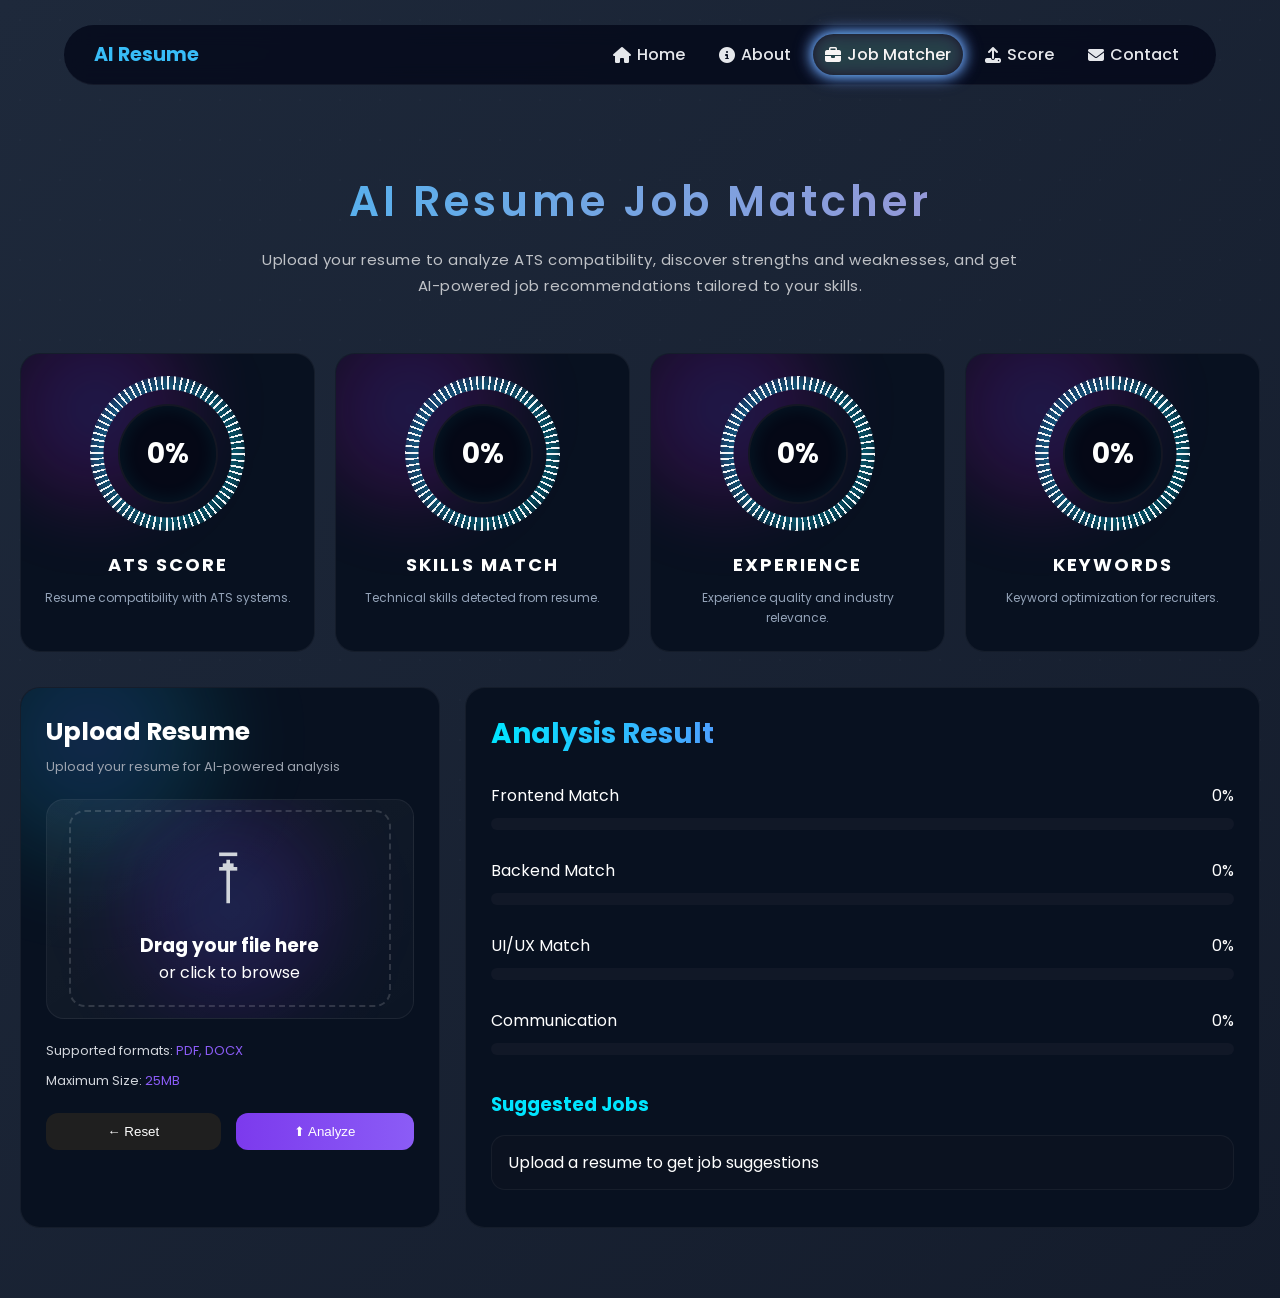
<file: jobmatcher.html>
<!DOCTYPE html>
<html lang="en">
<head>
<meta charset="UTF-8">
<meta name="viewport" content="width=device-width, initial-scale=1.0">

<title>AI Resume Job Matcher</title>

<link rel="stylesheet" href="style.css">

<link href="https://fonts.googleapis.com/css2?family=Poppins:wght@300;400;500;600;700&display=swap" rel="stylesheet">

<link rel="stylesheet" href="https://cdnjs.cloudflare.com/ajax/libs/font-awesome/6.5.0/css/all.min.css">

<style>

/* =========================
   RESET
========================= */

*{
  margin:0;
  padding:0;
  box-sizing:border-box;
}

/* =========================
   DOTS
========================= */

body::before{

  content:"";

  position:fixed;
  inset:0;

  background-image:
  radial-gradient(
    rgba(255,255,255,0.10) 1px,
    transparent 1px
  );

  background-size:40px 40px;

  opacity:0.16;

  z-index:-5;
}

/* =========================
   MOBILE MENU
========================= */

.menu-toggle{

  display:none;

  font-size:28px;

  cursor:pointer;
}

/* =========================
   PAGE
========================= */

.page{

  width:100%;

  padding:110px 20px 70px;
}

/* =========================
   HEADING
========================= */

.heading{

  text-align:center;

  margin-bottom:55px;

  animation:fadeUp 1s ease;
}

.heading h1{

  font-size:42px;
  font-weight:600;

  letter-spacing:4px;

  background:
  linear-gradient(
    270deg,
    #38bdf8,
    #818cf8,
    #22c55e,
    #f472b6,
    #38bdf8
  );

  background-size:600% 600%;

  -webkit-background-clip:text;
  -webkit-text-fill-color:transparent;

  animation:movingGradient 6s ease infinite;
}

.heading p{

  max-width:760px;

  margin:14px auto 0;

  color:rgba(255,255,255,0.72);

  font-size:15px;

  line-height:1.7;

  letter-spacing:0.5px;

  animation:fadeUp 1.3s ease;
}

/* =========================
   ANIMATIONS
========================= */

@keyframes movingGradient{

  0%{
    background-position:0% 50%;
  }

  50%{
    background-position:100% 50%;
  }

  100%{
    background-position:0% 50%;
  }
}

@keyframes fadeUp{

  from{
    opacity:0;
    transform:translateY(35px);
  }

  to{
    opacity:1;
    transform:translateY(0);
  }
}

/* =========================
   MAIN
========================= */

.main{

  max-width:1280px;

  margin:auto;
}

/* =========================
   TOP GRID
========================= */

.top-grid{

  display:grid;

  grid-template-columns:repeat(4,1fr);

  gap:20px;
}

/* =========================
   CARD
========================= */

.card{

  position:relative;

  background:#081120;

  border-radius:20px;

  padding:22px;

  overflow:hidden;

  border:1px solid rgba(255,255,255,0.05);

  transition:0.3s;

  animation:fadeUp 1s ease;
}

.card:hover{

  transform:translateY(-6px);

  box-shadow:
  0 0 25px rgba(0,229,255,0.12);
}

/* RGB GLOW */

.card::before{

  content:"";

  position:absolute;

  width:230px;
  height:230px;

  border-radius:50%;

  background:
  radial-gradient(
    circle,
    rgba(0,255,255,0.20),
    rgba(140,0,255,0.18),
    rgba(255,0,200,0.16),
    transparent 70%
  );

  top:-60px;
  left:-40px;

  filter:blur(35px);

  animation:rgbMove 6s ease infinite alternate;

  z-index:0;
}

@keyframes rgbMove{

  from{
    transform:
    translate(0px,0px)
    scale(1);
  }

  to{
    transform:
    translate(20px,-12px)
    scale(1.12);
  }
}

/* =========================
   SCORE CIRCLE
========================= */

.circle-wrap{

  position:relative;
  z-index:2;

  display:flex;
  justify-content:center;
}

.circle{

  width:155px;
  height:155px;

  border-radius:50%;

  position:relative;

  display:flex;
  justify-content:center;
  align-items:center;
}

/* DASH RING */

.circle::before{

  content:"";

  position:absolute;
  inset:0;

  border-radius:50%;

  background:
  repeating-conic-gradient(
    from -90deg,
    rgba(255,255,255,0.95) 0deg 1.5deg,
    transparent 1.5deg 5deg
  );

  -webkit-mask:
  radial-gradient(
    farthest-side,
    transparent calc(100% - 14px),
    white calc(100% - 13px)
  );

  filter:
  drop-shadow(0 0 5px #00e5ff);
}

/* ACTIVE SCORE */

.progress{

  position:absolute;

  inset:0;

  border-radius:50%;

  background:
  repeating-conic-gradient(
    from -90deg,
    #00ffff 0deg calc(var(--score) * 0.7deg),
    transparent calc(var(--score) * 0.7deg) 360deg
  );

  -webkit-mask:
  radial-gradient(
    farthest-side,
    transparent calc(100% - 14px),
    white calc(100% - 13px)
  );

  filter:
  drop-shadow(0 0 12px #00ffff)
  drop-shadow(0 0 20px #7c3aed);

  z-index:2;
}

/* CENTER */

.circle span{

  width:100px;
  height:100px;

  border-radius:50%;

  background:#050816;

  border:2px solid rgba(255,255,255,0.06);

  display:flex;
  justify-content:center;
  align-items:center;

  font-size:28px;
  font-weight:700;

  position:relative;
  z-index:5;

  box-shadow:
  inset 0 0 20px rgba(0,255,255,0.08);
}

/* CARD TEXT */

.card-title{

  margin-top:20px;

  text-align:center;

  position:relative;
  z-index:2;
}

.card-title h3{

  font-size:18px;

  letter-spacing:2px;
}

.card-title p{

  margin-top:10px;

  font-size:12px;

  color:#94a3b8;

  line-height:1.7;
}

/* =========================
   BOTTOM GRID
========================= */

.bottom-grid{

  margin-top:35px;

  display:grid;

  grid-template-columns:420px 1fr;

  gap:25px;
}

/* =========================
   PANELS
========================= */

.upload-panel,
.result-panel{

  background:#081120;

  border-radius:20px;

  padding:25px;

  border:1px solid rgba(255,255,255,0.05);

  animation:fadeUp 1.2s ease;

  position:relative;

  overflow:hidden;
}

/* PANEL RGB */

.upload-panel::before{

  content:"";

  position:absolute;

  width:300px;
  height:300px;

  background:
  radial-gradient(
    circle,
    rgba(140,0,255,0.20),
    rgba(0,229,255,0.18),
    transparent 70%
  );

  top:-100px;
  left:-80px;

  filter:blur(45px);

  z-index:0;

  animation:panelGlow 6s ease infinite alternate;
}

@keyframes panelGlow{

  from{
    transform:
    translate(0px,0px)
    scale(1);
  }

  to{
    transform:
    translate(20px,-15px)
    scale(1.12);
  }
}

/* HEADER */

.upload-header{

  position:relative;
  z-index:2;
}

.upload-header h2{

  font-size:25px;

  margin-bottom:6px;
}

.upload-header p{

  color:#9ca3af;

  font-size:13px;

  margin-bottom:22px;
}

/* =========================
   UPLOAD BOX
========================= */

.upload-box{

  width:100%;

  min-height:220px;

  border-radius:18px;

  position:relative;

  overflow:hidden;

  display:flex;
  justify-content:center;
  align-items:center;

  cursor:pointer;

  background:
  linear-gradient(
    145deg,
    rgba(255,255,255,0.05),
    rgba(255,255,255,0.02)
  );

  border:1px solid rgba(255,255,255,0.06);

  margin-bottom:22px;

  transition:0.3s;

  z-index:2;
}

.upload-box:hover{

  transform:scale(1.02);
}

/* RGB FLOAT */

.upload-box::before{

  content:"";

  position:absolute;

  width:250px;
  height:250px;

  border-radius:50%;

  background:
  radial-gradient(
    circle,
    rgba(0,255,255,0.18),
    rgba(140,0,255,0.18),
    transparent 70%
  );

  filter:blur(40px);

  animation:uploadGlow 5s linear infinite alternate;
}

@keyframes uploadGlow{

  from{
    transform:translate(-20px,-20px);
  }

  to{
    transform:translate(20px,10px);
  }
}

/* INNER */

.upload-inner{

  width:88%;
  min-height:180px;

  border:2px dashed rgba(255,255,255,0.15);

  border-radius:16px;

  display:flex;
  justify-content:center;
  align-items:center;
  flex-direction:column;

  text-align:center;

  position:relative;
  z-index:2;

  transition:0.3s;

  padding:20px;
}

.upload-inner:hover{

  border-color:#7c3aed;

  background:rgba(124,58,237,0.05);
}

/* ICON */

.upload-icon{

  font-size:58px;

  margin-bottom:12px;

  color:#d1d5db;
}

/* HIDE INPUT */

.upload-box input{

  display:none;
}

/* INFO */

.upload-info{

  margin-bottom:22px;

  position:relative;
  z-index:2;
}

.upload-info p{

  margin-bottom:10px;

  color:#d1d5db;

  font-size:13px;
}

.upload-info span{

  color:#8b5cf6;
}

/* BUTTONS */

.upload-actions{

  display:flex;

  justify-content:space-between;

  gap:15px;

  position:relative;
  z-index:2;
}

/* RESET */

.reset-btn{

  flex:1;

  border:none;

  background:#1f1f1f;

  color:white;

  padding:11px 18px;

  border-radius:12px;

  cursor:pointer;

  transition:0.3s;
}

/* UPLOAD BTN */

.upload-btn{

  flex:1;

  border:none;

  background:
  linear-gradient(
    90deg,
    #7c3aed,
    #8b5cf6
  );

  color:white;

  padding:11px 20px;

  border-radius:12px;

  cursor:pointer;

  transition:0.3s;
}

/* RESULT */

.result-panel h2{

  font-size:28px;

  margin-bottom:28px;

  background:
  linear-gradient(
    90deg,
    #00e5ff,
    #ff00ff
  );

  -webkit-background-clip:text;

  -webkit-text-fill-color:transparent;
}

/* SKILLS */

.skill{

  margin-bottom:28px;
}

.skill-top{

  display:flex;

  justify-content:space-between;

  gap:10px;

  margin-bottom:10px;

  flex-wrap:wrap;
}

.skill-bar{

  height:12px;

  background:#111827;

  border-radius:20px;

  overflow:hidden;
}

.skill-fill{

  width:0%;

  height:100%;

  border-radius:20px;

  background:
  linear-gradient(
    90deg,
    #00e5ff,
    #ff00ff
  );

  box-shadow:
  0 0 15px #00e5ff;
}

/* JOBS */

.jobs{

  margin-top:35px;
}

.jobs h3{

  color:#00e5ff;

  margin-bottom:16px;
}

.job{

  padding:14px 16px;

  margin-bottom:12px;

  border-radius:14px;

  background:#0b1220;

  border:1px solid rgba(255,255,255,0.05);

  transition:0.3s;
}

/* =========================
   RESPONSIVE
========================= */

@media(max-width:1100px){

  .top-grid{

    grid-template-columns:repeat(2,1fr);
  }

  .bottom-grid{

    grid-template-columns:1fr;
  }
}

/* MOBILE MENU */

@media(max-width:900px){

  .menu-toggle{

    display:block;
  }

  .nav-links{

     position:absolute;

    top:80px;
    right:5%;

    width:230px;

    flex-direction:column;

    gap:20px;

    padding:25px;

    border-radius:18px;

    background:
    rgba(15,23,42,0.95);

    backdrop-filter:blur(12px);

    border:
    1px solid rgba(255,255,255,0.06);

    display:none;

    z-index:999;
  }

  .nav-links.show{

    display:flex;
  }

  /* ONLY SLIDING EFFECT ADDED */
 .nav-links.show li{

    opacity:0;

    transform:translateX(40px);

    animation:slideText 0.5s ease forwards;
  }

  .nav-links.show li:nth-child(1){
    animation-delay:0.1s;
  }

  .nav-links.show li:nth-child(2){
    animation-delay:0.2s;
  }

  .nav-links.show li:nth-child(3){
    animation-delay:0.3s;
  }

  .nav-links.show li:nth-child(4){
    animation-delay:0.4s;
  }

  .nav-links.show li:nth-child(5){
    animation-delay:0.5s;
  }

}


/* TABLET */

@media(max-width:768px){

  .page{

    padding:100px 18px 60px;
  }

  .heading h1{

    font-size:34px;

    letter-spacing:2px;
  }

  .heading p{

    font-size:14px;
  }

  .top-grid{

    grid-template-columns:1fr;
  }

  .bottom-grid{

    grid-template-columns:1fr;
  }

  .upload-actions{

    flex-direction:column;
  }

  .reset-btn,
  .upload-btn{

    width:100%;
  }

  .circle{

    width:135px;
    height:135px;
  }

  .circle span{

    width:90px;
    height:90px;

    font-size:24px;
  }

  .result-panel h2{

    font-size:24px;
  }
}

/* SMALL MOBILE */

@media(max-width:480px){

  .heading h1{

    font-size:28px;

    letter-spacing:1px;
  }

  .heading p{

    font-size:13px;
  }

  .card{

    padding:18px;
  }

  .upload-panel,
  .result-panel{

    padding:20px;
  }

  .upload-header h2{

    font-size:22px;
  }

  .upload-inner h3{

    font-size:18px;
  }

  .upload-icon{

    font-size:46px;
  }

  .circle{

    width:120px;
    height:120px;
  }

  .circle span{

    width:80px;
    height:80px;

    font-size:22px;
  }

  .skill-top{

    font-size:13px;
  }
}

</style>
</head>

<body>

<!-- NAVBAR -->

<nav class="navbar"> 

  <div class="logo">
    AI Resume
  </div>

  <ul class="nav-links" id="navLinks">

    <li>
      <a href="home.html">
        <i class="fa-solid fa-house"></i> Home
      </a>
    </li>

    <li>
      <a href="about.html">
        <i class="fa-solid fa-circle-info"></i> About
      </a>
    </li>

    <li>
      <a href="jobmatcher.html" class="active">
        <i class="fa-solid fa-briefcase"></i> Job Matcher
      </a>
    </li>

    <li>
      <a href="upload.html">
        <i class="fa-solid fa-upload"></i> Score
      </a>
    </li>

    <li>
      <a href="contact.html">
        <i class="fa-solid fa-envelope"></i> Contact
      </a>
    </li>

  </ul>

  <!-- MENU -->

  <div class="menu-toggle" onclick="toggleMenu()">
    ☰
  </div>

</nav>

<div class="page">

  <div class="heading">

    <h1>AI Resume Job Matcher</h1>

    <p>
      Upload your resume to analyze ATS compatibility,
      discover strengths and weaknesses, and get AI-powered
      job recommendations tailored to your skills.
    </p>

  </div>

  <div class="main">

    <!-- TOP GRID -->

    <div class="top-grid">

      <!-- CARD 1 -->

      <div class="card">

        <div class="circle-wrap">

          <div class="circle">

            <div class="progress" id="p1"></div>

            <span id="t1">0%</span>

          </div>

        </div>

        <div class="card-title">

          <h3>ATS SCORE</h3>

          <p>
            Resume compatibility with ATS systems.
          </p>

        </div>

      </div>

      <!-- CARD 2 -->

      <div class="card">

        <div class="circle-wrap">

          <div class="circle">

            <div class="progress" id="p2"></div>

            <span id="t2">0%</span>

          </div>

        </div>

        <div class="card-title">

          <h3>SKILLS MATCH</h3>

          <p>
            Technical skills detected from resume.
          </p>

        </div>

      </div>

      <!-- CARD 3 -->

      <div class="card">

        <div class="circle-wrap">

          <div class="circle">

            <div class="progress" id="p3"></div>

            <span id="t3">0%</span>

          </div>

        </div>

        <div class="card-title">

          <h3>EXPERIENCE</h3>

          <p>
            Experience quality and industry relevance.
          </p>

        </div>

      </div>

      <!-- CARD 4 -->

      <div class="card">

        <div class="circle-wrap">

          <div class="circle">

            <div class="progress" id="p4"></div>

            <span id="t4">0%</span>

          </div>

        </div>

        <div class="card-title">

          <h3>KEYWORDS</h3>

          <p>
            Keyword optimization for recruiters.
          </p>

        </div>

      </div>

    </div>

    <!-- BOTTOM -->

    <div class="bottom-grid">

      <!-- UPLOAD -->

      <div class="upload-panel">

        <div class="upload-header">

          <h2>Upload Resume</h2>

          <p>
            Upload your resume for AI-powered analysis
          </p>

        </div>

        <label class="upload-box">

          <input type="file" id="resume">

          <div class="upload-inner">

            <div class="upload-icon">
              ⭱
            </div>

            <h3>Drag your file here</h3>

            <p>
              or click to browse
            </p>

          </div>

        </label>

        <div class="upload-info">

          <p>
            Supported formats:
            <span>PDF, DOCX</span>
          </p>

          <p>
            Maximum Size:
            <span>25MB</span>
          </p>

        </div>

        <div class="upload-actions">

          <button class="reset-btn" id="resetBtn">
            ← Reset
          </button>

          <button class="upload-btn" id="uploadBtn">
            ⬆ Analyze
          </button>

        </div>

      </div>

      <!-- RESULT -->

      <div class="result-panel">

        <h2>Analysis Result</h2>

        <div class="skill">

          <div class="skill-top">

            <span>Frontend Match</span>

            <span id="s1">0%</span>

          </div>

          <div class="skill-bar">

            <div class="skill-fill" id="b1"></div>

          </div>

        </div>

        <div class="skill">

          <div class="skill-top">

            <span>Backend Match</span>

            <span id="s2">0%</span>

          </div>

          <div class="skill-bar">

            <div class="skill-fill" id="b2"></div>

          </div>

        </div>

        <div class="skill">

          <div class="skill-top">

            <span>UI/UX Match</span>

            <span id="s3">0%</span>

          </div>

          <div class="skill-bar">

            <div class="skill-fill" id="b3"></div>

          </div>

        </div>

        <div class="skill">

          <div class="skill-top">

            <span>Communication</span>

            <span id="s4">0%</span>

          </div>

          <div class="skill-bar">

            <div class="skill-fill" id="b4"></div>

          </div>

        </div>

        <!-- JOBS -->

        <div class="jobs">

          <h3>Suggested Jobs</h3>

          <div class="job">
            Upload a resume to get job suggestions
          </div>

        </div>

      </div>

    </div>

  </div>

</div>

<script>

/* =========================
   MOBILE MENU
========================= */

function toggleMenu(){

  document
  .getElementById("navLinks")
  .classList
  .toggle("show");
}

/* =========================
   ELEMENTS
========================= */

let uploaded=false;

const fileInput=document.getElementById("resume");

const uploadBtn=document.getElementById("uploadBtn");

const resetBtn=document.getElementById("resetBtn");

let currentRole="";

let currentJobs=[];

/* =========================
   FILE CHANGE
========================= */

fileInput.addEventListener("change",function(){

  if(this.files.length>0){

    uploaded=true;

    const fileName=this.files[0].name;

    document.querySelector(".upload-inner p")
    .innerText=fileName;

    detectResumeRole(fileName);
  }
});

/* =========================
   DETECT ROLE
========================= */

function detectResumeRole(name){

  const lower=name.toLowerCase();

  if(
    lower.includes("frontend") ||
    lower.includes("react") ||
    lower.includes("ui")
  ){

    currentRole="Frontend Developer";

    currentJobs=[
      "React Developer",
      "Frontend Engineer",
      "UI Developer",
      "JavaScript Developer"
    ];
  }

  else if(
    lower.includes("backend") ||
    lower.includes("node") ||
    lower.includes("java")
  ){

    currentRole="Backend Developer";

    currentJobs=[
      "Node.js Developer",
      "Java Backend Developer",
      "API Developer",
      "Database Engineer"
    ];
  }

  else if(
    lower.includes("design") ||
    lower.includes("figma") ||
    lower.includes("ux")
  ){

    currentRole="UI/UX Designer";

    currentJobs=[
      "Product Designer",
      "UI Designer",
      "UX Researcher",
      "Figma Designer"
    ];
  }

  else{

    currentRole="Full Stack Developer";

    currentJobs=[
      "Full Stack Developer",
      "Software Engineer",
      "Web Developer",
      "Application Developer"
    ];
  }
}

/* =========================
   CIRCLE ANIMATION
========================= */

function animateCircle(textId,progressId,target){

  let text=document.getElementById(textId);

  let progress=document.getElementById(progressId);

  let count=0;

  let interval=setInterval(()=>{

    if(count>=target){

      clearInterval(interval);

    }else{

      count++;

      text.innerText=count + "%";

      progress.style.setProperty(
        "--score",
        count * 3.6
      );
    }

  },15);
}

/* =========================
   BAR ANIMATION
========================= */

function animateBar(barId,textId,target){

  let bar=document.getElementById(barId);

  let text=document.getElementById(textId);

  let count=0;

  let interval=setInterval(()=>{

    if(count>=target){

      clearInterval(interval);

    }else{

      count++;

      bar.style.width=count + "%";

      text.innerText=count + "%";
    }

  },15);
}

/* =========================
   SHOW JOBS
========================= */

function showJobs(){

  const jobsContainer=document.querySelector(".jobs");

  jobsContainer.innerHTML=`

    <h3>Suggested Jobs</h3>

    <div class="job">
      🎯 Detected Role:
      <b>${currentRole}</b>
    </div>

  `;

  currentJobs.forEach(job=>{

    jobsContainer.innerHTML += `

      <div class="job">
        ${job}
      </div>

    `;
  });

  jobsContainer.innerHTML += `

    <div class="job">
      ✅ Strong Skills:
      JavaScript, UI Design, Communication
    </div>

    <div class="job">
      ⚠ Improve:
      Add more projects & ATS keywords
    </div>

  `;
}

/* =========================
   ANALYZE
========================= */

uploadBtn.addEventListener("click",()=>{

  if(!uploaded){

    alert("Please upload a resume first.");

    return;
  }

  const ats=85 + Math.floor(Math.random()*10);

  const skills=70 + Math.floor(Math.random()*20);

  const exp=65 + Math.floor(Math.random()*25);

  const keyword=80 + Math.floor(Math.random()*15);

  animateCircle("t1","p1",ats);

  animateCircle("t2","p2",skills);

  animateCircle("t3","p3",exp);

  animateCircle("t4","p4",keyword);

  animateBar("b1","s1",skills);

  animateBar("b2","s2",exp);

  animateBar("b3","s3",keyword);

  animateBar("b4","s4",92);

  showJobs();

});

/* =========================
   RESET
========================= */

resetBtn.addEventListener("click",()=>{

  location.reload();

});

</script>

</body>
</html>
</file>
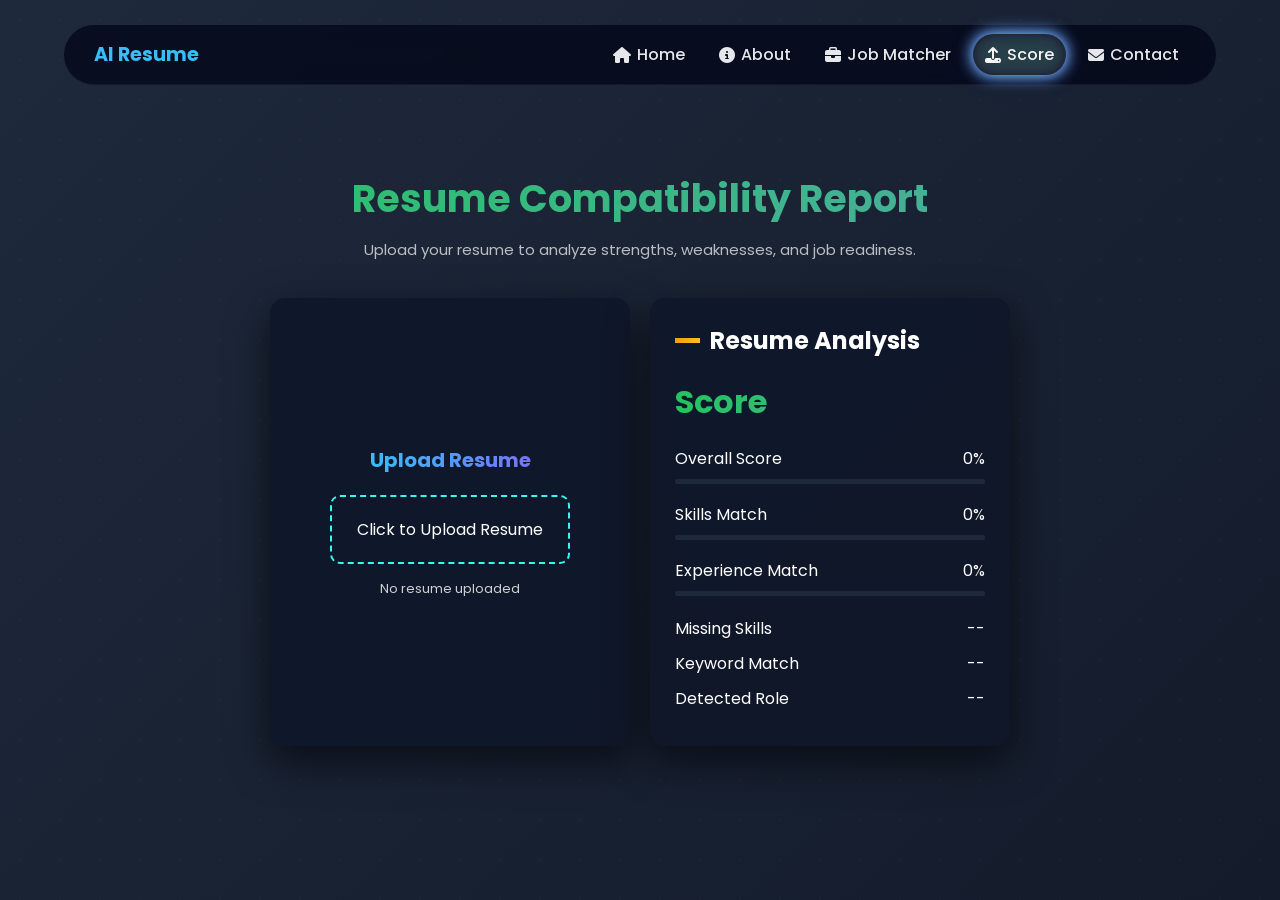
<file: upload.html>
<!DOCTYPE html>
<html lang="en">
<head>
<meta charset="UTF-8">
<meta name="viewport" content="width=device-width, initial-scale=1.0">

<title>Resume Analyzer</title>

<link rel="stylesheet" href="style.css">

<link href="https://fonts.googleapis.com/css2?family=Poppins:wght@300;400;600&display=swap" rel="stylesheet">

<link rel="stylesheet" href="https://cdnjs.cloudflare.com/ajax/libs/font-awesome/6.5.0/css/all.min.css">

<style>

/* =========================
   RESET
========================= */

*{
  margin:0;
  padding:0;
  box-sizing:border-box;
}

/* =========================
   BODY
========================= */

body{

  font-family:'Poppins',sans-serif;

  color:#fff;

  overflow-x:hidden;

  background:
  linear-gradient(
    -45deg,
    #020617,
    #0f172a,
    #111827,
    #1e293b
  );

  background-size:400% 400%;

  animation:bgMove 12s ease infinite;
}

@keyframes bgMove{

  0%{
    background-position:0% 50%;
  }

  50%{
    background-position:100% 50%;
  }

  100%{
    background-position:0% 50%;
  }
}

/* =========================
   DOTS
========================= */

body::before{

  content:"";

  position:fixed;
  inset:0;

  background-image:
  radial-gradient(
    rgba(255,255,255,0.12) 1px,
    transparent 1px
  );

  background-size:40px 40px;

  opacity:0.18;

  z-index:-5;
}

/* =========================
   MOBILE MENU
========================= */

.menu-toggle{

  display:none;

  font-size:28px;

  cursor:pointer;
}

/* =========================
   HEADER
========================= */

.page-header{

  text-align:center;

  margin-top:110px;

  margin-bottom:35px;

  padding:0 20px;
}

.page-header h1{

  font-size:38px;

  background:
  linear-gradient(
    270deg,
    #38bdf8,
    #818cf8,
    #22c55e
  );

  background-size:400% 400%;

  -webkit-background-clip:text;

  -webkit-text-fill-color:transparent;

  animation:gradientMove 6s infinite;
}

.page-header p{

  opacity:0.7;

  margin-top:10px;

  font-size:15px;

  line-height:1.7;
}

/* =========================
   MAIN LAYOUT
========================= */

.main-layout{

  display:flex;

  justify-content:center;

  align-items:stretch;

  gap:20px;

  flex-wrap:wrap;

  padding:0 20px 60px;
}

/* =========================
   PANELS
========================= */

.resume-panel,
.job-card{

  width:360px;

  padding:25px;

  border-radius:15px;

  background:rgba(15,23,42,0.9);

  backdrop-filter:blur(12px);

  box-shadow:
  0 15px 40px rgba(0,0,0,0.6);

  transition:0.4s;
}

.resume-panel:hover,
.job-card:hover{

  transform:
  translateY(-8px)
  scale(1.02);

  box-shadow:
  0 20px 60px rgba(56,189,248,0.3);
}

/* =========================
   RESUME PANEL
========================= */

.resume-panel{

  display:flex;

  flex-direction:column;

  justify-content:center;

  align-items:center;

  text-align:center;

  min-height:320px;
}

.resume-panel h3{

  font-size:20px;

  margin-bottom:20px;

  background:
  linear-gradient(
    270deg,
    #38bdf8,
    #6366f1,
    #8b5cf6,
    #38bdf8
  );

  background-size:400% 400%;

  -webkit-background-clip:text;

  -webkit-text-fill-color:transparent;

  animation:textMove 5s ease infinite;
}

@keyframes textMove{

  0%{
    background-position:0% 50%;
  }

  50%{
    background-position:100% 50%;
  }

  100%{
    background-position:0% 50%;
  }
}

/* =========================
   UPLOAD
========================= */

.resume-upload{

  width:100%;

  max-width:240px;

  border:2px dashed #38f8ef;

  padding:20px;

  border-radius:10px;

  display:flex;

  justify-content:center;

  align-items:center;

  cursor:pointer;

  transition:0.3s;
}

.resume-upload:hover{

  background:rgba(56,189,248,0.1);

  transform:scale(1.05);
}

.resume-upload input{

  display:none;
}

.resume-preview{

  margin-top:15px;

  font-size:13px;

  opacity:0.8;

  word-break:break-word;
}

/* =========================
   SCORE CARD
========================= */

.jm-title{

  display:flex;

  gap:10px;

  align-items:center;

  margin-bottom:20px;
}

.line{

  width:25px;
  height:5px;

  background:
  linear-gradient(
    90deg,
    #f59e0b,
    #fbbf24
  );

  animation:slideLine 2s infinite alternate;
}

.jm-heading{

  font-size:32px;

  margin-bottom:20px;

  background:
  linear-gradient(
    270deg,
    #38bdf8,
    #818cf8,
    #22c55e
  );

  background-size:400% 400%;

  -webkit-background-clip:text;

  -webkit-text-fill-color:transparent;

  animation:gradientMove 6s infinite;
}

/* BARS */

.jm-section{

  margin-bottom:18px;
}

.jm-label{

  display:flex;

  justify-content:space-between;

  gap:10px;

  margin-bottom:8px;

  flex-wrap:wrap;
}

.jm-bar{

  height:5px;

  background:#1e293b;

  border-radius:10px;

  overflow:hidden;
}

.jm-fill{

  height:100%;

  width:0%;

  background:
  linear-gradient(
    90deg,
    #f59e0b,
    #fbbf24
  );

  box-shadow:
  0 0 10px rgba(245,158,11,0.6);

  transition:1s;
}

/* STATS */

.jm-stats{

  margin-top:20px;
}

.jm-stats div{

  display:flex;

  justify-content:space-between;

  gap:15px;

  margin-bottom:10px;

  flex-wrap:wrap;
}

/* =========================
   ANIMATIONS
========================= */

@keyframes gradientMove{

  0%{
    background-position:0% 50%;
  }

  50%{
    background-position:100% 50%;
  }

  100%{
    background-position:0% 50%;
  }
}

@keyframes slideLine{

  from{
    width:20px;
  }

  to{
    width:40px;
  }
}

/* =========================
   RESPONSIVE
========================= */

@media(max-width:900px){

  .main-layout{

    flex-direction:column;

    align-items:center;
  }

  .resume-panel,
  .job-card{

    width:100%;

    max-width:550px;
  }

  /* MOBILE MENU */

  .menu-toggle{

    display:block;
  }

  .nav-links{

    position:absolute;

    top:80px;
    right:5%;

    width:230px;

    flex-direction:column;

    gap:20px;

    padding:25px;

    border-radius:18px;

    background:
    rgba(15,23,42,0.95);

    backdrop-filter:blur(12px);

    border:
    1px solid rgba(255,255,255,0.06);

    display:none;

    z-index:999;
  }

  /* ONLY SLIDING EFFECT ADDED */
  .nav-links.show{

    display:flex;
  }

  .nav-links.show li{

    opacity:0;

    transform:translateX(40px);

    animation:slideText 0.5s ease forwards;
  }

  .nav-links.show li:nth-child(1){
    animation-delay:0.1s;
  }

  .nav-links.show li:nth-child(2){
    animation-delay:0.2s;
  }

  .nav-links.show li:nth-child(3){
    animation-delay:0.3s;
  }

  .nav-links.show li:nth-child(4){
    animation-delay:0.4s;
  }

  .nav-links.show li:nth-child(5){
    animation-delay:0.5s;
  }

}

/* MOBILE */

@media(max-width:600px){

  .page-header{

    margin-top:95px;
  }

  .page-header h1{

    font-size:28px;
  }

  .page-header p{

    font-size:14px;
  }

  .resume-panel,
  .job-card{

    padding:20px;
  }

  .resume-upload{

    max-width:100%;
  }

  .jm-heading{

    font-size:26px;
  }

  .jm-title h2{

    font-size:22px;
  }

  .jm-label{

    font-size:14px;
  }

  .jm-stats div{

    font-size:14px;
  }
}

/* SMALL MOBILE */

@media(max-width:420px){

  .page-header h1{

    font-size:24px;
  }

  .resume-panel h3{

    font-size:18px;
  }

  .resume-upload{

    padding:16px;
  }

  .jm-heading{

    font-size:22px;
  }

  .jm-title h2{

    font-size:20px;
  }

  .resume-preview{

    font-size:12px;
  }
}

</style>
</head>

<body>

<!-- NAVBAR -->

<nav class="navbar"> 

  <div class="logo">
    AI Resume
  </div>

  <ul class="nav-links" id="navLinks">

    <li>
      <a href="home.html">
        <i class="fa-solid fa-house"></i> Home
      </a>
    </li>

    <li>
      <a href="about.html">
        <i class="fa-solid fa-circle-info"></i> About
      </a>
    </li>

    <li>
      <a href="jobmatcher.html">
        <i class="fa-solid fa-briefcase"></i> Job Matcher
      </a>
    </li>

    <li>
      <a href="upload.html" class="active">
        <i class="fa-solid fa-upload"></i> Score
      </a>
    </li>

    <li>
      <a href="contact.html">
        <i class="fa-solid fa-envelope"></i> Contact
      </a>
    </li>

  </ul>

  <!-- MENU -->

  <div class="menu-toggle" onclick="toggleMenu()">
    ☰
  </div>

</nav>

<!-- HEADER -->

<div class="page-header">

  <h1>
    Resume Compatibility Report
  </h1>

  <p>
    Upload your resume to analyze strengths,
    weaknesses, and job readiness.
  </p>

</div>

<!-- MAIN -->

<div class="main-layout">

  <!-- LEFT -->

  <div class="resume-panel">

    <h3>
      Upload Resume
    </h3>

    <label class="resume-upload">

      Click to Upload Resume

      <input type="file" id="resumeInput">

    </label>

    <div class="resume-preview" id="preview">

      No resume uploaded

    </div>

  </div>

  <!-- RIGHT -->

  <div class="job-card">

    <div class="jm-title">

      <span class="line"></span>

      <h2>
        Resume Analysis
      </h2>

    </div>

    <h1 class="jm-heading">
      Score
    </h1>

    <!-- SCORE -->

    <div class="jm-section">

      <div class="jm-label">

        <span>Overall Score</span>

        <span id="scoreText">0%</span>

      </div>

      <div class="jm-bar">

        <div class="jm-fill" id="scoreBar"></div>

      </div>

    </div>

    <!-- SKILL -->

    <div class="jm-section">

      <div class="jm-label">

        <span>Skills Match</span>

        <span id="skillText">0%</span>

      </div>

      <div class="jm-bar">

        <div class="jm-fill" id="skillBar"></div>

      </div>

    </div>

    <!-- EXPERIENCE -->

    <div class="jm-section">

      <div class="jm-label">

        <span>Experience Match</span>

        <span id="expText">0%</span>

      </div>

      <div class="jm-bar">

        <div class="jm-fill" id="expBar"></div>

      </div>

    </div>

    <!-- STATS -->

    <div class="jm-stats">

      <div>

        <span>Missing Skills</span>

        <span id="missing">--</span>

      </div>

      <div>

        <span>Keyword Match</span>

        <span id="keywords">--</span>

      </div>

      <div>

        <span>Detected Role</span>

        <span id="role">--</span>

      </div>

    </div>

  </div>

</div>

<script>

/* =========================
   MOBILE MENU
========================= */

function toggleMenu(){

  document
  .getElementById("navLinks")
  .classList
  .toggle("show");
}

/* =========================
   ANALYSIS
========================= */

function analyzeText(text){

  text=text.toLowerCase();

  let score=60;

  if(text.includes("react")) score +=10;

  if(text.includes("javascript")) score +=10;

  if(text.includes("python")) score +=10;

  let role="General";

  if(text.includes("react")){

    role="Frontend Dev";
  }

  else if(text.includes("node")){

    role="Backend Dev";
  }

  else if(text.includes("python")){

    role="Data Role";
  }

  animateBar("scoreBar","scoreText",score);

  animateBar("skillBar","skillText",score-5);

  animateBar("expBar","expText",score-10);

  document
  .getElementById("missing")
  .innerText="React, SQL";

  document
  .getElementById("keywords")
  .innerText=score + "%";

  document
  .getElementById("role")
  .innerText=role;
}

/* =========================
   UPLOAD
========================= */

document
.getElementById("resumeInput")
.addEventListener("change",function(){

  if(this.files.length>0){

    document
    .getElementById("preview")
    .innerText=
    "Uploaded: " + this.files[0].name;

    let fakeText=
    this.files[0].name +
    " react javascript project";

    analyzeText(fakeText);
  }
});

/* =========================
   BAR ANIMATION
========================= */

function animateBar(id,textId,value){

  let bar=document.getElementById(id);

  let text=document.getElementById(textId);

  let width=0;

  let interval=setInterval(()=>{

    if(width>=value){

      clearInterval(interval);

    }else{

      width++;

      bar.style.width=width + "%";

      text.innerText=width + "%";
    }

  },10);
}

</script>

</body>
</html>
</file>
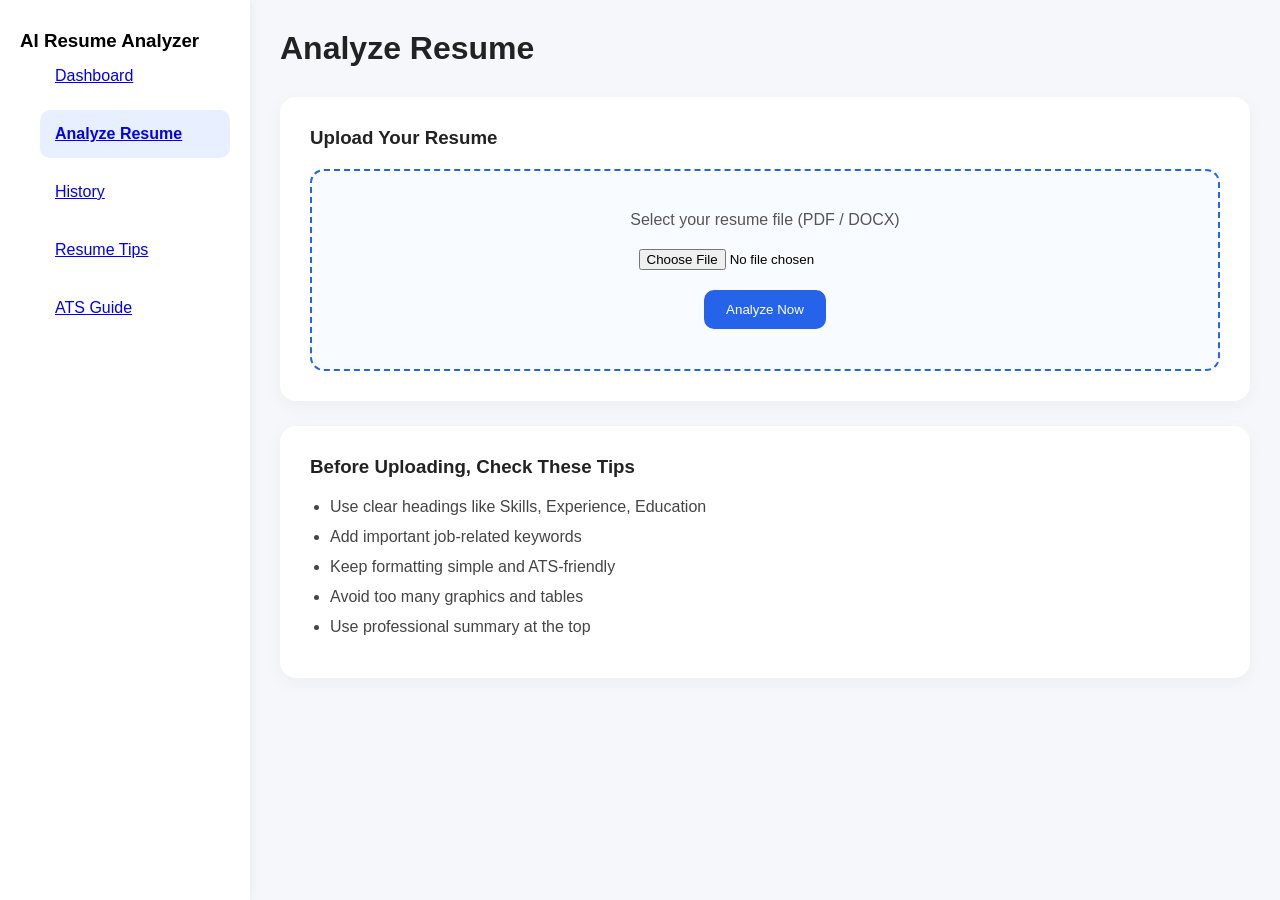
<file: Result_page/analyseResume.html>
<!DOCTYPE html>
<html lang="en">
<head>
<meta charset="UTF-8">
<meta name="viewport" content="width=device-width, initial-scale=1.0">
<title>Analyze Resume - AI Resume Analyzer</title>

<style>
* {
    margin: 0;
    padding: 0;
    box-sizing: border-box;
}

body {
    font-family: Arial, sans-serif;
    background: #f5f7fb;
}

.container {
    display: flex;
}

/* Sidebar */

.sidebar {
    width: 250px;
    background: white;
    min-height: 100vh;
    padding: 30px 20px;
    box-shadow: 2px 0 10px rgba(0,0,0,0.05);
}

.sidebar h2 {
    font-size: 22px;
    margin-bottom: 40px;
    color: #222;
}

.sidebar ul {
    list-style: none;
}

.sidebar ul li {
    padding: 15px;
    margin-bottom: 10px;
    border-radius: 10px;
    cursor: pointer;
    transition: 0.3s;
}

.sidebar ul li:hover,
.sidebar ul li.active {
    background: #e8f0ff;
    color: #2563eb;
    font-weight: bold;
}

/* Main */

.main {
    flex: 1;
    padding: 30px;
}

.top-bar {
    margin-bottom: 30px;
}

.top-bar h1 {
    font-size: 32px;
    color: #222;
}

/* Upload Card */

.card {
    background: white;
    padding: 30px;
    border-radius: 16px;
    box-shadow: 0 5px 20px rgba(0,0,0,0.04);
    margin-bottom: 25px;
}

.card h3 {
    margin-bottom: 20px;
    color: #222;
}

.upload-box {
    border: 2px dashed #2563eb;
    padding: 40px;
    text-align: center;
    border-radius: 14px;
    background: #f8fbff;
}

.upload-box p {
    margin-bottom: 20px;
    color: #555;
}

.upload-box input {
    margin-bottom: 20px;
}

button {
    background: #2563eb;
    color: white;
    border: none;
    padding: 12px 22px;
    border-radius: 10px;
    cursor: pointer;
}

button:hover {
    background: #1d4ed8;
}

/* Resume Tips */

ul {
    padding-left: 20px;
}

ul li {
    margin-bottom: 12px;
    color: #444;
}

/* Tablets */
@media (max-width: 768px) {

    .container {
        flex-direction: column;
    }

    .sidebar {
        width: 100%;
        min-height: auto;
        padding: 20px;
    }

    .sidebar h2,
    .sidebar h3 {
        text-align: center;
        margin-bottom: 20px;
    }

    .sidebar ul {
        display: flex;
        flex-wrap: wrap;
        justify-content: center;
        gap: 10px;
        padding-left: 0;
    }

    .sidebar ul li {
        margin-bottom: 0;
        padding: 10px 15px;
    }

    .main {
        padding: 20px;
    }

    .top-bar h1 {
        font-size: 26px;
    }

    .card {
        padding: 20px;
    }

    .upload-box {
        padding: 25px;
    }
}

/* Mobile phones */
@media (max-width: 480px) {

    .top-bar h1 {
        font-size: 22px;
    }

    button {
        width: 100%;
    }

    .upload-box {
        padding: 20px;
    }

    .upload-box p {
        font-size: 14px;
    }

    input[type="file"] {
        width: 100%;
    }
}
</style>

</head>
<body>

<div class="container">

    <!-- Sidebar -->
    <div class="sidebar">
        <h3>AI Resume Analyzer</h3>

        <ul>
            <li><a href="dashboard.html">Dashboard</a></li>
            <li class="active"><a href="analyseResume.html">Analyze Resume</a></li>
            <li><a href="history.html">History</a></li>
            <li><a href="resumetips.html">Resume Tips</a></li>
            <li><a href="atsguide.html">ATS Guide</a></li>
            
        </ul>
    </div>

    <!-- Main Content -->
    <div class="main">

        <div class="top-bar">
            <h1>Analyze Resume</h1>
        </div>

        <!-- Upload Resume -->
        <div class="card">
            <h3>Upload Your Resume</h3>

            <div class="upload-box">
                <p>Select your resume file (PDF / DOCX)</p>
                <input type="file">
                <br>
                <button>Analyze Now</button>
            </div>
        </div>

        <!-- Resume Tips -->
        <div class="card">
            <h3>Before Uploading, Check These Tips</h3>

            <ul>
                <li>Use clear headings like Skills, Experience, Education</li>
                <li>Add important job-related keywords</li>
                <li>Keep formatting simple and ATS-friendly</li>
                <li>Avoid too many graphics and tables</li>
                <li>Use professional summary at the top</li>
            </ul>
        </div>

    </div>

</div>

</body>
</html>
</file>
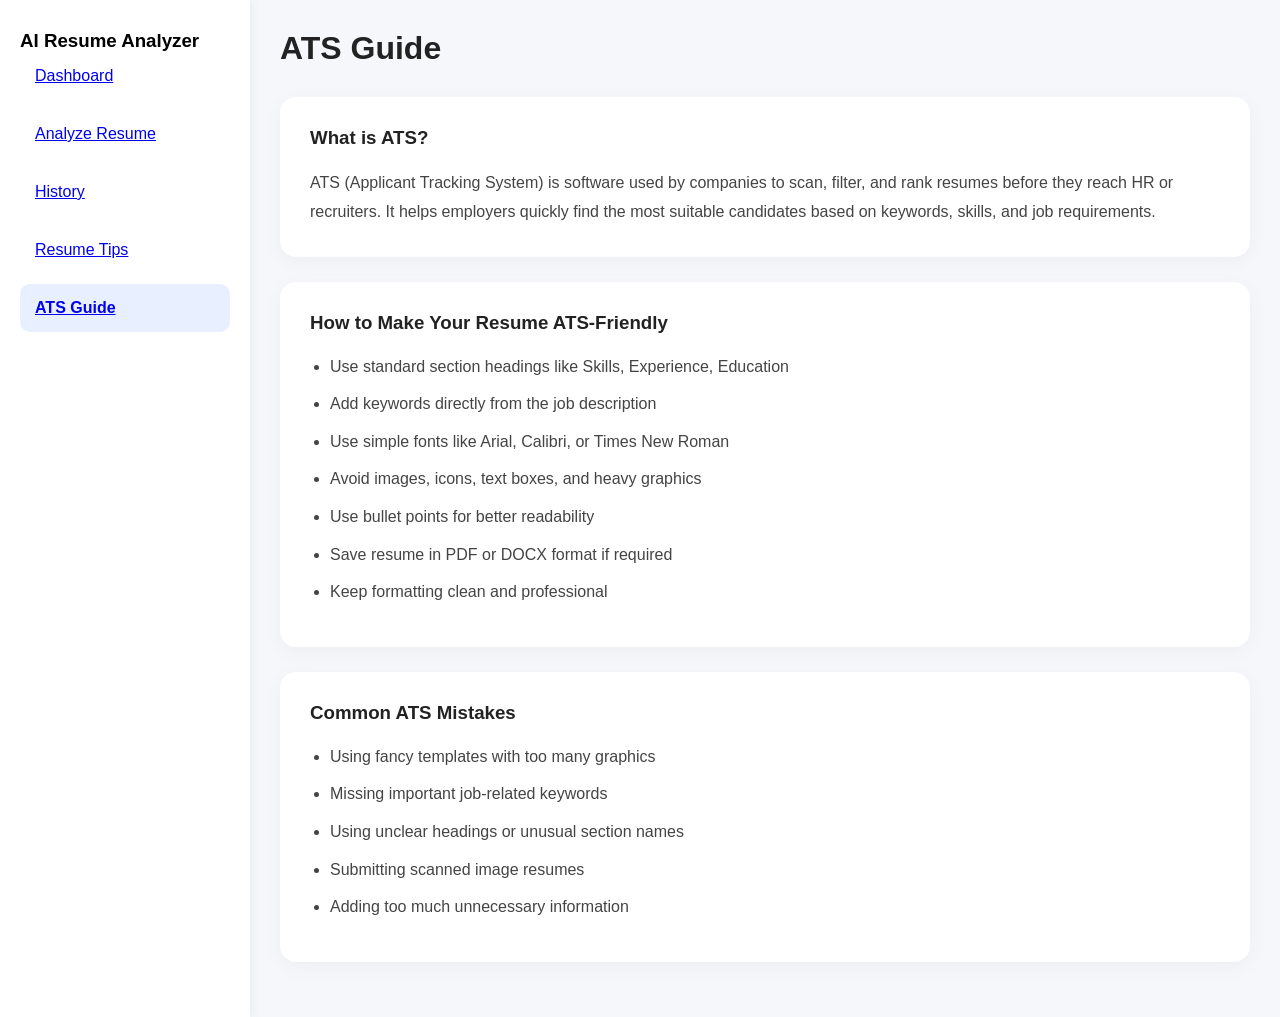
<file: Result_page/atsguide.html>
<!DOCTYPE html>
<html lang="en">
<head>
<meta charset="UTF-8">
<meta name="viewport" content="width=device-width, initial-scale=1.0">
<title>ATS Guide - AI Resume Analyzer</title>

<style>
* {
    margin: 0;
    padding: 0;
    box-sizing: border-box;
}

body {
    font-family: Arial, sans-serif;
    background: #f5f7fb;
}

.container {
    display: flex;
}

/* Sidebar */

.sidebar {
    width: 250px;
    background: white;
    min-height: 100vh;
    padding: 30px 20px;
    box-shadow: 2px 0 10px rgba(0,0,0,0.05);
}

.sidebar h2 {
    font-size: 22px;
    margin-bottom: 40px;
    color: #222;
}

.sidebar ul {
    list-style: none;
}

.sidebar ul li {
    padding: 15px;
    margin-bottom: 10px;
    border-radius: 10px;
    cursor: pointer;
    transition: 0.3s;
}

.sidebar ul li:hover,
.sidebar ul li.active {
    background: #e8f0ff;
    color: #2563eb;
    font-weight: bold;
}

/* Main */

.main {
    flex: 1;
    padding: 30px;
}

.top-bar {
    margin-bottom: 30px;
}

.top-bar h1 {
    font-size: 32px;
    color: #222;
}

/* Card */

.card {
    background: white;
    padding: 30px;
    border-radius: 16px;
    box-shadow: 0 5px 20px rgba(0,0,0,0.04);
    margin-bottom: 25px;
}

.card h3 {
    margin-bottom: 20px;
    color: #222;
}

.card ul {
    padding-left: 20px;
}

.card ul li {
    margin-bottom: 12px;
    color: #444;
    line-height: 1.6;
}
/* Tablets */
@media (max-width: 768px) {

    .container {
        flex-direction: column;
    }

    .sidebar {
        width: 100%;
        min-height: auto;
        padding: 20px;
    }

    .sidebar h2 {
        text-align: center;
        margin-bottom: 20px;
    }

    .sidebar ul {
        display: flex;
        flex-wrap: wrap;
        justify-content: center;
        gap: 10px;
        padding-left: 0;
    }

    .sidebar ul li {
        margin-bottom: 0;
        padding: 10px 15px;
    }

    .main {
        padding: 20px;
    }

    .top-bar h1 {
        font-size: 26px;
        text-align: center;
    }

    .card {
        padding: 20px;
    }

    .card p {
        font-size: 15px;
    }
}

/* Mobile */
@media (max-width: 480px) {

    .top-bar h1 {
        font-size: 22px;
    }

    .card {
        padding: 16px;
    }

    .card h3 {
        font-size: 18px;
    }

    .card ul li {
        font-size: 14px;
        line-height: 1.5;
    }

    .card p {
        font-size: 14px;
    }
}
</style>

</head>
<body>

<div class="container">

    <!-- Sidebar -->
    <div class="sidebar">
        <h3>AI Resume Analyzer</h3>

        <ul>
            <li><a href="dashboard.html">Dashboard</a></li>
            <li><a href="analyseResume.html">Analyze Resume</a></li>
            <li><a href="history.html">History</a></li>
            <li><a href="resumetips.html">Resume Tips</a></li>
            <li class="active"><a href="atsguide.html">ATS Guide</a></li>
            
        </ul>
    </div>

    <!-- Main Content -->
    <div class="main">

        <div class="top-bar">
            <h1>ATS Guide</h1>
        </div>

        <!-- ATS Information -->
        <div class="card">
            <h3>What is ATS?</h3>

            <p style="line-height:1.8; color:#444;">
                ATS (Applicant Tracking System) is software used by companies 
                to scan, filter, and rank resumes before they reach HR or recruiters. 
                It helps employers quickly find the most suitable candidates based 
                on keywords, skills, and job requirements.
            </p>
        </div>

        <!-- ATS Friendly Tips -->
        <div class="card">
            <h3>How to Make Your Resume ATS-Friendly</h3>

            <ul>
                <li>Use standard section headings like Skills, Experience, Education</li>
                <li>Add keywords directly from the job description</li>
                <li>Use simple fonts like Arial, Calibri, or Times New Roman</li>
                <li>Avoid images, icons, text boxes, and heavy graphics</li>
                <li>Use bullet points for better readability</li>
                <li>Save resume in PDF or DOCX format if required</li>
                <li>Keep formatting clean and professional</li>
            </ul>
        </div>

        <!-- ATS Mistakes -->
        <div class="card">
            <h3>Common ATS Mistakes</h3>

            <ul>
                <li>Using fancy templates with too many graphics</li>
                <li>Missing important job-related keywords</li>
                <li>Using unclear headings or unusual section names</li>
                <li>Submitting scanned image resumes</li>
                <li>Adding too much unnecessary information</li>
            </ul>
        </div>

    </div>

</div>

</body>
</html>
</file>
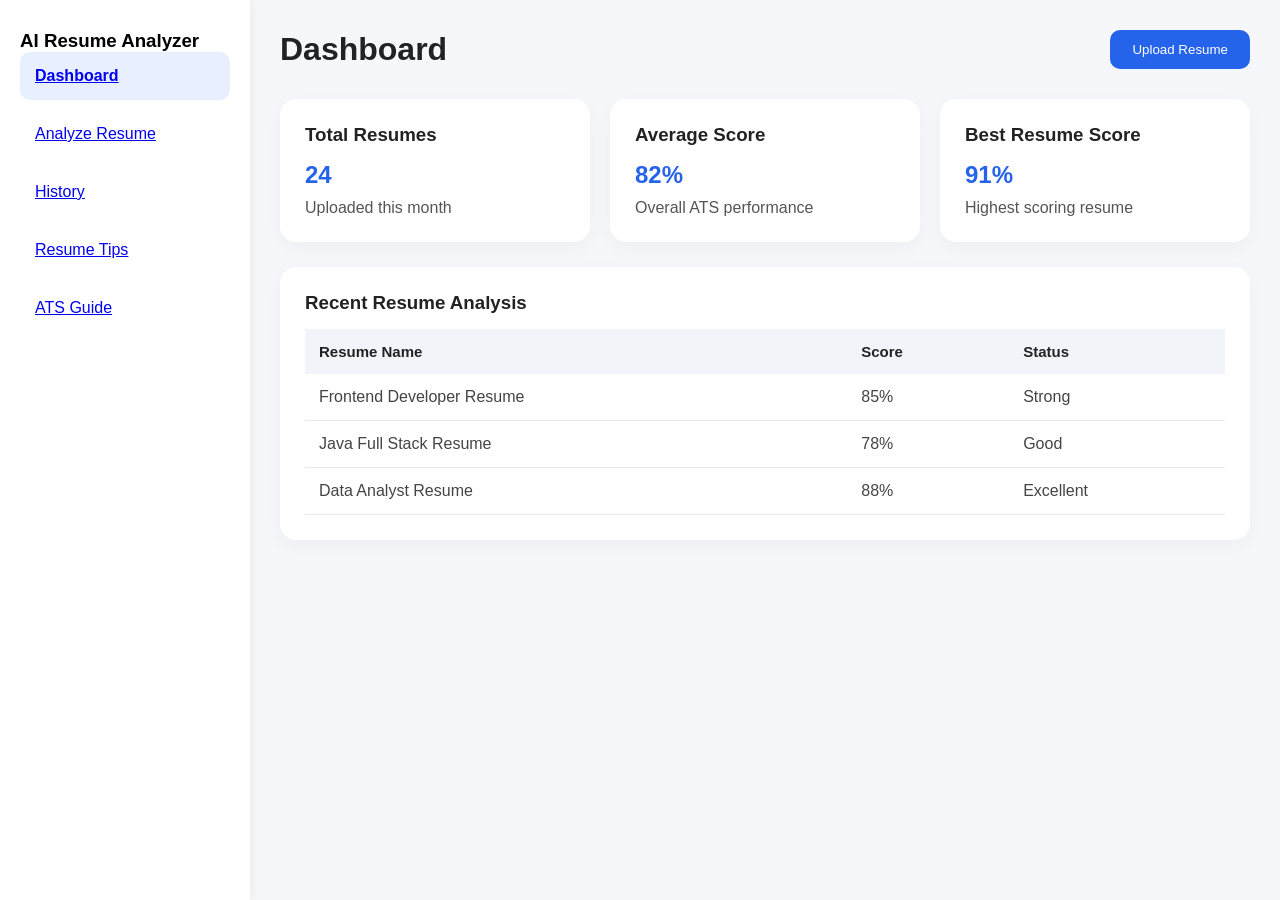
<file: Result_page/dashboard.html>
<!DOCTYPE html>
<html lang="en">
<head>
<meta charset="UTF-8">
<meta name="viewport" content="width=device-width, initial-scale=1.0">
<title>Dashboard - AI Resume Analyzer</title>

<style>
* {
    margin: 0;
    padding: 0;
    box-sizing: border-box;
}

body {
    font-family: Arial, sans-serif;
    background: #f5f7fb;
}

.container {
    display: flex;
}

/* Sidebar */

.sidebar {
    width: 250px;
    background: white;
    min-height: 100vh;
    padding: 30px 20px;
    box-shadow: 2px 0 10px rgba(0,0,0,0.05);
}

.sidebar h2 {
    font-size: 22px;
    margin-bottom: 40px;
    color: #222;
}

.sidebar ul {
    list-style: none;
}

.sidebar ul li {
    padding: 15px;
    margin-bottom: 10px;
    border-radius: 10px;
    cursor: pointer;
    transition: 0.3s;
}

.sidebar ul li:hover,
.sidebar ul li.active {
    background: #e8f0ff;
    color: #2563eb;
    font-weight: bold;
}

/* Main */

.main {
    flex: 1;
    padding: 30px;
}

.top-bar {
    display: flex;
    justify-content: space-between;
    align-items: center;
    margin-bottom: 30px;
}

.top-bar h1 {
    font-size: 32px;
    color: #222;
}

.top-bar button {
    background: #2563eb;
    color: white;
    border: none;
    padding: 12px 22px;
    border-radius: 10px;
    cursor: pointer;
}

.top-bar button:hover {
    background: #1d4ed8;
}

/* Cards */

.cards {
    display: flex;
    gap: 20px;
    margin-bottom: 25px;
}

.card {
    background: white;
    padding: 25px;
    border-radius: 16px;
    flex: 1;
    box-shadow: 0 5px 20px rgba(0,0,0,0.04);
}

.card h3 {
    margin-bottom: 15px;
    color: #222;
}

.card h2 {
    color: #2563eb;
    margin-bottom: 10px;
}

.card p {
    color: #555;
}

/* Table */

table {
    width: 100%;
    border-collapse: collapse;
    margin-top: 15px;
}

table th {
    background: #f1f5f9;
    padding: 14px;
    font-size: 15px;
    color: #222;
}

table td {
    padding: 14px;
    border-bottom: 1px solid #e5e7eb;
    color: #444;
}

table tr:hover {
    background: #f9fafb;
}

@media (max-width: 768px) {
    .container {
        flex-direction: column;
    }

    .sidebar {
        width: 100%;
        min-height: auto;
        padding: 20px;
    }

    .sidebar h2 {
        text-align: center;
        margin-bottom: 20px;
    }

    .sidebar ul {
        display: flex;
        flex-wrap: wrap;
        justify-content: center;
        gap: 10px;
    }

    .sidebar ul li {
        margin-bottom: 0;
        padding: 10px 15px;
    }

    .main {
        padding: 20px;
    }

    .top-bar {
        flex-direction: column;
        align-items: flex-start;
        gap: 15px;
    }

    .cards {
        flex-direction: column;
    }

    table {
        display: block;
        overflow-x: auto;
    }
}

@media (max-width: 480px) {
    .top-bar h1 {
        font-size: 24px;
    }

    .top-bar button {
        width: 100%;
    }

    .card {
        padding: 18px;
    }
}
</style>


</head>
<body>

<div class="container">

    <!-- Sidebar -->
    <div class="sidebar">
        <h3>AI Resume Analyzer</h3>

        <ul>
            <li class="active"><a href="dashboard.html">Dashboard</a></li>
            <li><a href="analyseResume.html">Analyze Resume</a></li>
            <li><a href="history.html">History</a></li>
            <li><a href="resumetips.html">Resume Tips</a></li>
            <li><a href="atsguide.html">ATS Guide</a></li>
            
        </ul>
    </div>

    <!-- Main Content -->
    <div class="main">

        <div class="top-bar">
            <h1>Dashboard</h1>
            <button>Upload Resume</button>
        </div>

        <!-- Summary Cards -->
        <div class="cards">

            <div class="card">
                <h3>Total Resumes</h3>
                <h2>24</h2>
                <p>Uploaded this month</p>
            </div>

            <div class="card">
                <h3>Average Score</h3>
                <h2>82%</h2>
                <p>Overall ATS performance</p>
            </div>

            <div class="card">
                <h3>Best Resume Score</h3>
                <h2>91%</h2>
                <p>Highest scoring resume</p>
            </div>

        </div>

        <!-- Recent Activity -->
        <div class="card">
            <h3>Recent Resume Analysis</h3>

            <table>
                <tr>
                    <th align="left">Resume Name</th>
                    <th align="left">Score</th>
                    <th align="left">Status</th>
                </tr>

                <tr>
                    <td>Frontend Developer Resume</td>
                    <td>85%</td>
                    <td>Strong</td>
                </tr>

                <tr>
                    <td>Java Full Stack Resume</td>
                    <td>78%</td>
                    <td>Good</td>
                </tr>

                <tr>
                    <td>Data Analyst Resume</td>
                    <td>88%</td>
                    <td>Excellent</td>
                </tr>
            </table>
        </div>

    </div>

</div>

</body>
</html>
</file>
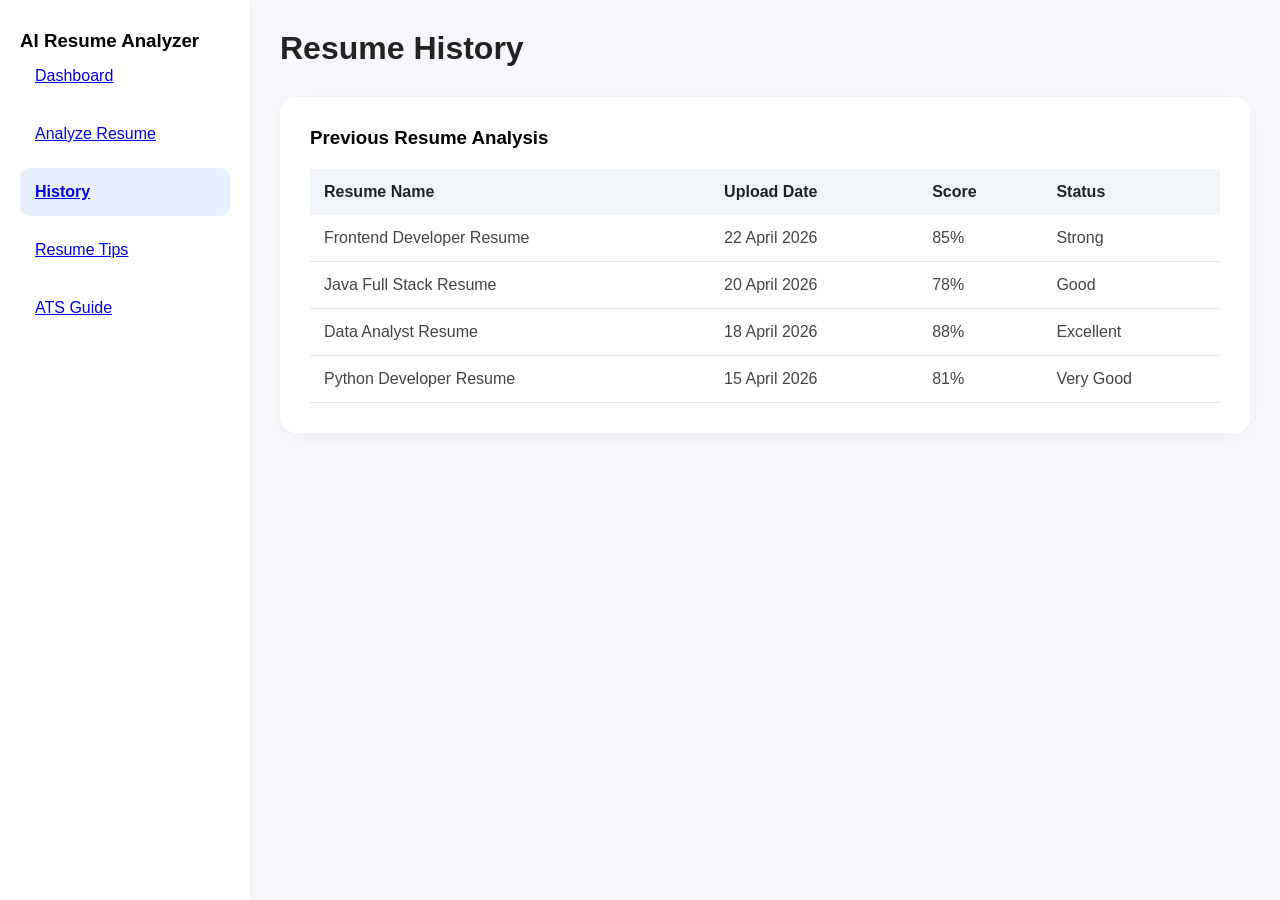
<file: Result_page/history.html>
<!DOCTYPE html>
<html lang="en">
<head>
<meta charset="UTF-8">
<meta name="viewport" content="width=device-width, initial-scale=1.0">
<title>History - AI Resume Analyzer</title>

<style>
* {
    margin: 0;
    padding: 0;
    box-sizing: border-box;
}

body {
    font-family: Arial, sans-serif;
    background: #f5f7fb;
}

.container {
    display: flex;
}

/* Sidebar */

.sidebar {
    width: 250px;
    background: white;
    min-height: 100vh;
    padding: 30px 20px;
    box-shadow: 2px 0 10px rgba(0,0,0,0.05);
}

.sidebar h2 {
    font-size: 22px;
    margin-bottom: 40px;
    color: #222;
}

.sidebar ul {
    list-style: none;
}

.sidebar ul li {
    padding: 15px;
    margin-bottom: 10px;
    border-radius: 10px;
    cursor: pointer;
    transition: 0.3s;
}

.sidebar ul li:hover,
.sidebar ul li.active {
    background: #e8f0ff;
    color: #2563eb;
    font-weight: bold;
}

/* Main */

.main {
    flex: 1;
    padding: 30px;
}

.top-bar {
    margin-bottom: 30px;
}

.top-bar h1 {
    font-size: 32px;
    color: #222;
}

/* Card */

.card {
    background: white;
    padding: 30px;
    border-radius: 16px;
    box-shadow: 0 5px 20px rgba(0,0,0,0.04);
}

/* Table */

table {
    width: 100%;
    border-collapse: collapse;
    margin-top: 20px;
}

table th {
    background: #f1f5f9;
    padding: 14px;
    color: #222;
}

table td {
    padding: 14px;
    border-bottom: 1px solid #e5e7eb;
    color: #444;
}

table tr:hover {
    background: #f9fafb;
}

/* Tablets */
@media (max-width: 768px) {

    .container {
        flex-direction: column;
    }

    .sidebar {
        width: 100%;
        min-height: auto;
        padding: 20px;
    }

    .sidebar h2 {
        text-align: center;
        margin-bottom: 20px;
    }

    .sidebar ul {
        display: flex;
        flex-wrap: wrap;
        justify-content: center;
        gap: 10px;
        padding-left: 0;
    }

    .sidebar ul li {
        margin-bottom: 0;
        padding: 10px 15px;
    }

    .main {
        padding: 20px;
    }

    .top-bar h1 {
        font-size: 26px;
        text-align: center;
    }

    .card {
        padding: 20px;
    }

    /* Table scroll fix */
    table {
        display: block;
        overflow-x: auto;
        white-space: nowrap;
    }
}

/* Mobile */
@media (max-width: 480px) {

    .top-bar h1 {
        font-size: 22px;
    }

    .card {
        padding: 16px;
    }

    table th,
    table td {
        padding: 10px;
        font-size: 13px;
    }
}
</style>

</head>
<body>

<div class="container">

    <!-- Sidebar -->
    <div class="sidebar">
        <h3>AI Resume Analyzer</h3>

        <ul>
            <li><a href="dashboard.html">Dashboard</a></li>
            <li><a href="analyseResume.html">Analyze Resume</a></li>
            <li class="active"><a href="history.html">History</a></li>
            <li><a href="resumetips.html">Resume Tips</a></li>
            <li><a href="atsguide.html">ATS Guide</a></li>
            
        </ul>
    </div>

    <!-- Main Content -->
    <div class="main">

        <div class="top-bar">
            <h1>Resume History</h1>
        </div>

        <div class="card">
            <h3>Previous Resume Analysis</h3>

            <table>
                <tr>
                    <th align="left">Resume Name</th>
                    <th align="left">Upload Date</th>
                    <th align="left">Score</th>
                    <th align="left">Status</th>
                </tr>

                <tr>
                    <td>Frontend Developer Resume</td>
                    <td>22 April 2026</td>
                    <td>85%</td>
                    <td>Strong</td>
                </tr>

                <tr>
                    <td>Java Full Stack Resume</td>
                    <td>20 April 2026</td>
                    <td>78%</td>
                    <td>Good</td>
                </tr>

                <tr>
                    <td>Data Analyst Resume</td>
                    <td>18 April 2026</td>
                    <td>88%</td>
                    <td>Excellent</td>
                </tr>

                <tr>
                    <td>Python Developer Resume</td>
                    <td>15 April 2026</td>
                    <td>81%</td>
                    <td>Very Good</td>
                </tr>
            </table>
        </div>

    </div>

</div>

</body>
</html>
</file>
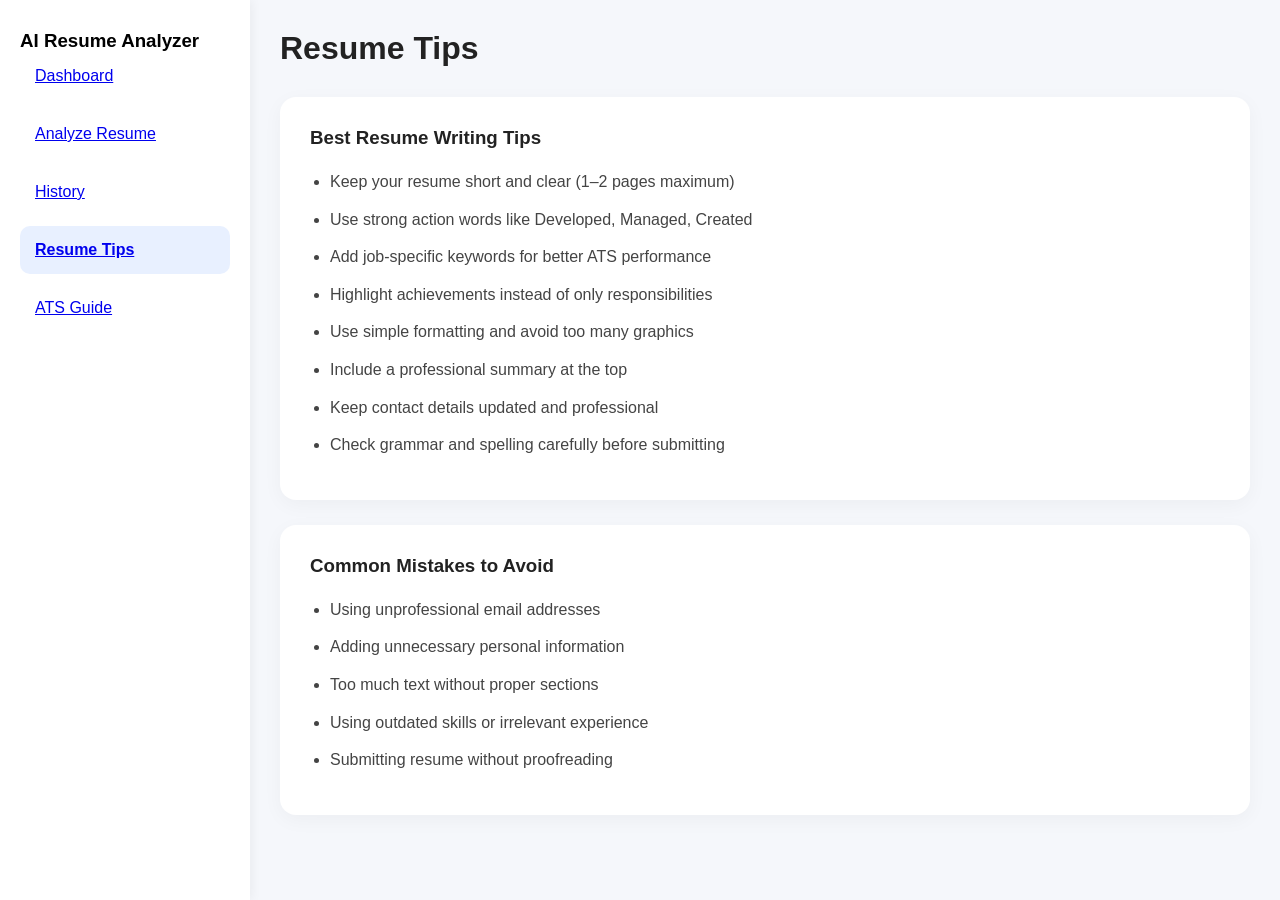
<file: Result_page/resumetips.html>
<!DOCTYPE html>
<html lang="en">
<head>
<meta charset="UTF-8">
<meta name="viewport" content="width=device-width, initial-scale=1.0">
<title>Resume Tips - AI Resume Analyzer</title>

<style>
* {
    margin: 0;
    padding: 0;
    box-sizing: border-box;
}

body {
    font-family: Arial, sans-serif;
    background: #f5f7fb;
}

.container {
    display: flex;
}

/* Sidebar */

.sidebar {
    width: 250px;
    background: white;
    min-height: 100vh;
    padding: 30px 20px;
    box-shadow: 2px 0 10px rgba(0,0,0,0.05);
}

.sidebar h2 {
    font-size: 22px;
    margin-bottom: 40px;
    color: #222;
}

.sidebar ul {
    list-style: none;
}

.sidebar ul li {
    padding: 15px;
    margin-bottom: 10px;
    border-radius: 10px;
    cursor: pointer;
    transition: 0.3s;
}

.sidebar ul li:hover,
.sidebar ul li.active {
    background: #e8f0ff;
    color: #2563eb;
    font-weight: bold;
}

/* Main */

.main {
    flex: 1;
    padding: 30px;
}

.top-bar {
    margin-bottom: 30px;
}

.top-bar h1 {
    font-size: 32px;
    color: #222;
}

/* Card */

.card {
    background: white;
    padding: 30px;
    border-radius: 16px;
    box-shadow: 0 5px 20px rgba(0,0,0,0.04);
    margin-bottom: 25px;
}

.card h3 {
    margin-bottom: 20px;
    color: #222;
}

.card ul {
    padding-left: 20px;
}

.card ul li {
    margin-bottom: 12px;
    color: #444;
    line-height: 1.6;
}

/* Tablets */
@media (max-width: 768px) {

    .container {
        flex-direction: column;
    }

    .sidebar {
        width: 100%;
        min-height: auto;
        padding: 20px;
    }

    .sidebar h2 {
        text-align: center;
        margin-bottom: 20px;
    }

    .sidebar ul {
        display: flex;
        flex-wrap: wrap;
        justify-content: center;
        gap: 10px;
        padding-left: 0;
    }

    .sidebar ul li {
        margin-bottom: 0;
        padding: 10px 15px;
    }

    .main {
        padding: 20px;
    }

    .top-bar h1 {
        font-size: 26px;
    }

    .card {
        padding: 20px;
    }
}

/* Mobile */
@media (max-width: 480px) {

    .top-bar h1 {
        font-size: 22px;
        text-align: center;
    }

    .card {
        padding: 16px;
    }

    .card h3 {
        font-size: 18px;
    }

    .card ul li {
        font-size: 14px;
        line-height: 1.5;
    }
}
</style>

</head>
<body>

<div class="container">

    <!-- Sidebar -->
    <div class="sidebar">
        <h3>AI Resume Analyzer</h3>

        <ul>
            <li><a href="dashboard.html">Dashboard</a></li>
            <li><a href="analyseResume.html">Analyze Resume</a></li>
            <li><a href="history.html">History</a></li>
            <li class="active"><a href="resumetips.html">Resume Tips</a></li>
            <li><a href="atsguide.html">ATS Guide</a></li>
        
        </ul>
    </div>

    <!-- Main Content -->
    <div class="main">

        <div class="top-bar">
            <h1>Resume Tips</h1>
        </div>

        <!-- Tips Card -->
        <div class="card">
            <h3>Best Resume Writing Tips</h3>

            <ul>
                <li>Keep your resume short and clear (1–2 pages maximum)</li>
                <li>Use strong action words like Developed, Managed, Created</li>
                <li>Add job-specific keywords for better ATS performance</li>
                <li>Highlight achievements instead of only responsibilities</li>
                <li>Use simple formatting and avoid too many graphics</li>
                <li>Include a professional summary at the top</li>
                <li>Keep contact details updated and professional</li>
                <li>Check grammar and spelling carefully before submitting</li>
            </ul>
        </div>

        <!-- Extra Tips -->
        <div class="card">
            <h3>Common Mistakes to Avoid</h3>

            <ul>
                <li>Using unprofessional email addresses</li>
                <li>Adding unnecessary personal information</li>
                <li>Too much text without proper sections</li>
                <li>Using outdated skills or irrelevant experience</li>
                <li>Submitting resume without proofreading</li>
            </ul>
        </div>

    </div>

</div>

</body>
</html>
</file>
<file: Result_page/style.css>
* {
    margin: 0;
    padding: 0;
    box-sizing: border-box;
}

body {
    font-family: Arial, sans-serif;
    background: #f5f7fb;
}

.container {
    display: flex;
}

/* Sidebar */

.sidebar {
    width: 250px;
    background: white;
    min-height: 100vh;
    padding: 30px 20px;
    box-shadow: 2px 0 10px rgba(0,0,0,0.05);
}

.sidebar h2 {
    font-size: 22px;
    margin-bottom: 40px;
    color: #222;
}

.sidebar ul {
    list-style: none;
}

.sidebar ul li {
    padding: 15px;
    margin-bottom: 10px;
    border-radius: 10px;
    cursor: pointer;
    transition: 0.3s;
}

.sidebar ul li:hover,
.sidebar ul li.active {
    background: #e8f0ff;
    color: #2563eb;
    font-weight: bold;
}

/* Main */

.main {
    flex: 1;
    padding: 30px;
}

.top-bar {
    display: flex;
    justify-content: space-between;
    align-items: center;
    margin-bottom: 30px;
}

.top-bar h1 {
    font-size: 32px;
    color: #222;
}

.top-bar button {
    background: #2563eb;
    color: white;
    border: none;
    padding: 12px 22px;
    border-radius: 10px;
    cursor: pointer;
}

.top-bar button:hover {
    background: #1d4ed8;
}

/* Cards */

.cards {
    display: flex;
    gap: 20px;
    margin-bottom: 25px;
}

.card {
    background: white;
    padding: 25px;
    border-radius: 16px;
    flex: 1;
    box-shadow: 0 5px 20px rgba(0,0,0,0.04);
}

.card h3 {
    margin-bottom: 20px;
    color: #222;
}

/* Circle Score */

.circle {
    width: 150px;
    height: 150px;
    border: 10px solid #2563eb;
    border-radius: 50%;
    display: flex;
    justify-content: center;
    align-items: center;
    margin: auto;
    font-size: 28px;
    font-weight: bold;
    color: #2563eb;
}

.score-card p {
    text-align: center;
    margin-top: 20px;
}

/* Progress */

.progress-box {
    margin-bottom: 20px;
}

.progress-box p {
    display: flex;
    justify-content: space-between;
    margin-bottom: 8px;
}

.progress {
    height: 10px;
    background: #e5e7eb;
    border-radius: 10px;
    overflow: hidden;
}

.fill {
    height: 100%;
    background: #2563eb;
}

.w80 {
    width: 80%;
}

.w75 {
    width: 75%;
}

.w70 {
    width: 70%;
}

.w85 {
    width: 85%;
}

/* ATS */

.check {
    width: 80px;
    height: 80px;
    background: #22c55e;
    color: white;
    font-size: 40px;
    border-radius: 50%;
    display: flex;
    justify-content: center;
    align-items: center;
    margin: 20px auto;
}

.ats-card {
    text-align: center;
}

.ats-card h2 {
    color: #16a34a;
    margin-bottom: 10px;
}

/* Lists */

.card ul {
    padding-left: 20px;
}

.card ul li {
    margin-bottom: 12px;
    color: #444;
}

/* Tags */

.tags {
    display: flex;
    flex-wrap: wrap;
    gap: 10px;
}

.tags span {
    background: #e0f2fe;
    color: #0369a1;
    padding: 8px 14px;
    border-radius: 20px;
    font-size: 14px;
}


@media (max-width: 1024px) {
    .cards {
        flex-wrap: wrap;
    }

    .card {
        min-width: 280px;
    }
}

@media (max-width: 768px) {
    .container {
        flex-direction: column;
    }

    .sidebar {
        width: 100%;
        min-height: auto;
        padding: 20px;
    }

    .sidebar h2 {
        text-align: center;
        margin-bottom: 20px;
    }

    .sidebar ul {
        display: flex;
        flex-wrap: wrap;
        justify-content: center;
        gap: 10px;
    }

    .sidebar ul li {
        margin-bottom: 0;
        padding: 10px 15px;
    }

    .main {
        padding: 20px;
    }

    .top-bar {
        flex-direction: column;
        align-items: flex-start;
        gap: 15px;
    }

    .top-bar h1 {
        font-size: 26px;
    }

    .cards {
        flex-direction: column;
    }

    .circle {
        width: 120px;
        height: 120px;
        font-size: 22px;
        border-width: 8px;
    }

    .check {
        width: 70px;
        height: 70px;
        font-size: 32px;
    }
}

@media (max-width: 480px) {
    .top-bar h1 {
        font-size: 22px;
    }

    .top-bar button {
        width: 100%;
        text-align: center;
    }

    .card {
        padding: 18px;
    }

    .tags span {
        font-size: 12px;
        padding: 6px 10px;
    }

    .progress-box p {
        font-size: 14px;
    }
}
</file>
<file: style.css>
@import url('https://fonts.googleapis.com/css2?family=Poppins:wght@400;600;700&display=swap');
 /* Icons */
 @import url('https://cdnjs.cloudflare.com/ajax/libs/font-awesome/6.5.0/css/all.min.css');

 * {
      margin: 0;
      padding: 0;
      box-sizing: border-box;
    }

     body {
      font-family: 'Poppins', sans-serif;
      color: #fff;

      /* 🌌 Animated Background */
      background: linear-gradient(-45deg, #020617, #0f172a, #111827, #1e293b);
      background-size: 400% 400%;
      animation: bgMove 12s ease infinite;
    }

    @keyframes bgMove {
      0% { background-position: 0% 50%; }
      50% { background-position: 100% 50%; }
      100% { background-position: 0% 50%; }
    }

  /* 🔥 Navbar */
.navbar {
  position: sticky;
  top: 25px;
    padding: 0px 10px ;

  z-index: 1100;
left: 5%;
  display: flex;
  justify-content: space-between;
  align-items: center;
 width: 90%;
  height: 60px;
  /* padding: 15px 25px; */

  background:rgba(2,6,23,0.75);
  backdrop-filter: blur(10px);
  border-bottom:1px solid rgba(255,255,255,0.05);

  border-radius: 40PX ;
  animation: fadeSlide 1.5s ease;
}
nav-links a::after{
  content:"";

  position:absolute;

  left:0;
  bottom:-6px;

  width:0%;
  height:2px;

  background:#38bdf8;

  transition:0.3s;
}

.nav-links a:hover::after,
.nav-links a.active::after{
  width:100%;
}
/* Logo */
.logo {
  font-size: 1.2rem;
  font-weight: 700;
  color: #38bdf8;
  padding-left: 20px;
}

/* .logo i {
  margin-right: 8px;
} */

/* Links */
.nav-links {
  list-style: none;
  display: flex;
  gap: 10px;
  padding-right: 15px;
}

.nav-links a {
  text-decoration: none;
  color: #e5e7eb;
  font-weight: 500;

  padding: 8px 12px;
  border-radius: 8px;

  display: flex;
  align-items: center;
  gap: 6px;
transition: all 0.7s ease;
  /* transition: all 0.3s ease; */
  position: relative;
}

/* ✨ Hover Pop Effect */
.nav-links a:hover {
  color: #f5fcff;
  transform: translateY(-6px) scale(1.05);
  background: rgba(30, 30, 30, 0.396);
  border-radius: 50px;
  /* filter: drop-shadow(0 0 10px #8a5cff) drop-shadow(0 0 20px #8a5cff); */
}

/* 🔥 Active */
/* .nav-links .active {
  color: #fb1f1f;
} */
.nav-links a.active {
  color: #f7f4f4;
  background: rgba(18, 12, 12, 0.745);
  border-radius: 50px;
  filter: drop-shadow(0 0 8px #5cfffa) drop-shadow(0 0 5px #7d5cff);
}
/* Glow */
.nav-links a:hover::after {
  content: "";
  position: absolute;
  inset: 0;
  border-radius: 40px;
  box-shadow: 0 0 8px #5cfffa,
  0 0 5px #7d5cff;
  z-index: -1;
}

/* Mobile Menu */
.menu-toggle {
  display: none;
  font-size: 1.5rem;
  cursor: pointer;
}

/* 📱 Responsive */
@media (max-width: 768px) {
  .nav-links {
    position: absolute;
    top: 60px;
    right: 0;

    background: rgba(15, 23, 42, 0.95);
    width: 200px;
    flex-direction: column;
    text-align: center;

    display: none;
    padding: 20px;
    border-radius: 10px;
  }

  .nav-links.show {
    display: flex;
  }

  .menu-toggle {
    display: block;
  }
}
.contact {
  /* padding: 80px 50px;
    text-align: center;
    font-style: none; */
  min-height: 100vh;
  display: flex;
  flex-direction: column;
  justify-content: center;
  align-items: center;
  text-align: center;
  padding: 100px 20px;
  color: #fff;
  animation: fadeIn 2s ease;

}

@keyframes fadeIn {
  from {
    opacity: 0;
    transform: translateY(20px);
  }

  to {
    opacity: 1;
    transform: translateY(0);
  }
}

.contact h2 {
  font-size: 44px;
  font-weight: 700;
  margin-top: 75px;
  margin-bottom: 25px;
  background: linear-gradient(270deg, #ff00ff, #8a2be2, #00ffff, #ff00ff);
  background-size: 600% 600%;
  -webkit-background-clip: text;
  -webkit-text-fill-color: transparent;
  animation: textGradient 6s ease infinite;
}

@keyframes textGradient {
  0% {
    background-position: 0% 50%;
  }

  50% {
    background-position: 100% 50%;
  }

  100% {
    background-position: 0% 50%;
  }
}
.para p {
  font-size: 18px;
  max-width: 700px;
  line-height: 1.6;
  color: rgba(255, 255, 255, 0.85);
  margin-bottom: 50px;
}

.para p {
  filter: drop-shadow(0 0 20px #8a5cff) drop-shadow(0 0 50px #8a5cff);
}

/* ===== SOCIAL conta.icon  for about ===== */
.icon {
  display: flex;
  justify-content: center;
  align-items: center;
  gap: 22px;
  margin-top: 25px;

}

.icon img {
  width: 32px;
  /* perfect footer size */
  height: 32px;
  border-radius: 8px;
  /* soft corners */
  transition: all 0.3s ease;
  opacity: 0.95;
}

/* Hover Glow: matches the app color, not neon */
.icon a:nth-child(1):hover img {
  /* Instagram */
  box-shadow: 0 0 12px #e1306c;
}

.icon a:nth-child(2):hover img {
  /* GitHub */
  box-shadow: 0 0 12px #ffffff;
}

.icon a:nth-child(3):hover img {
  /* LinkedIn */
  box-shadow: 0 0 12px #0077b5;
}

.icon a:nth-child(4):hover img {
  /* Gmail */
  box-shadow: 0 0 12px #d93025;
}

/* Slight Zoom on Hover */
.icon a img:hover {
  transform: scale(1.15);
  opacity: 1;
}
/* =========================
   📱 Mobile (≤480px)
========================= */
@media (max-width: 480px) {

  .contact {
    padding: 80px 15px;
  }

  .contact h2 {
    font-size: 28px;
    margin-top: 40px;
  }

  .para p {
    font-size: 14px;
    max-width: 100%;
    padding: 0 10px;
  }

  .icon {
    gap: 15px;
    flex-wrap: wrap;
  }

  .icon img {
    width: 26px;
    height: 26px;
  }

  /* Navbar */
  .navbar {
    padding: 10px 15px;
  }

  .logo {
    font-size: 1rem;
  }
}


/* =========================
   📲 Tablet (481px - 768px)
========================= */
@media (min-width: 481px) and (max-width: 768px) {

  .contact {
    padding: 90px 25px;
  }

  .contact h2 {
    font-size: 34px;
  }

  .para p {
    font-size: 16px;
    max-width: 600px;
  }

  .icon {
    gap: 18px;
  }

  .icon img {
    width: 28px;
    height: 28px;
  }

  .navbar {
    padding: 12px 20px;
  }
}


/* =========================
   💻 Small Laptop (769px - 1024px)
========================= */
@media (min-width: 769px) and (max-width: 1024px) {

  .contact {
    padding: 100px 40px;
  }

  .contact h2 {
    font-size: 38px;
  }

  .para p {
    font-size: 17px;
    max-width: 650px;
  }

  .icon img {
    width: 30px;
    height: 30px;
  }
}


/* =========================
   🖥️ Large Screens (≥1025px)
========================= */
@media (min-width: 1025px) {

  .contact {
    padding: 120px 60px;
  }

  .contact h2 {
    font-size: 44px;
  }

  .para p {
    font-size: 18px;
    max-width: 700px;
  }

  .icon img {
    width: 32px;
    height: 32px;
  }
}
</file>
